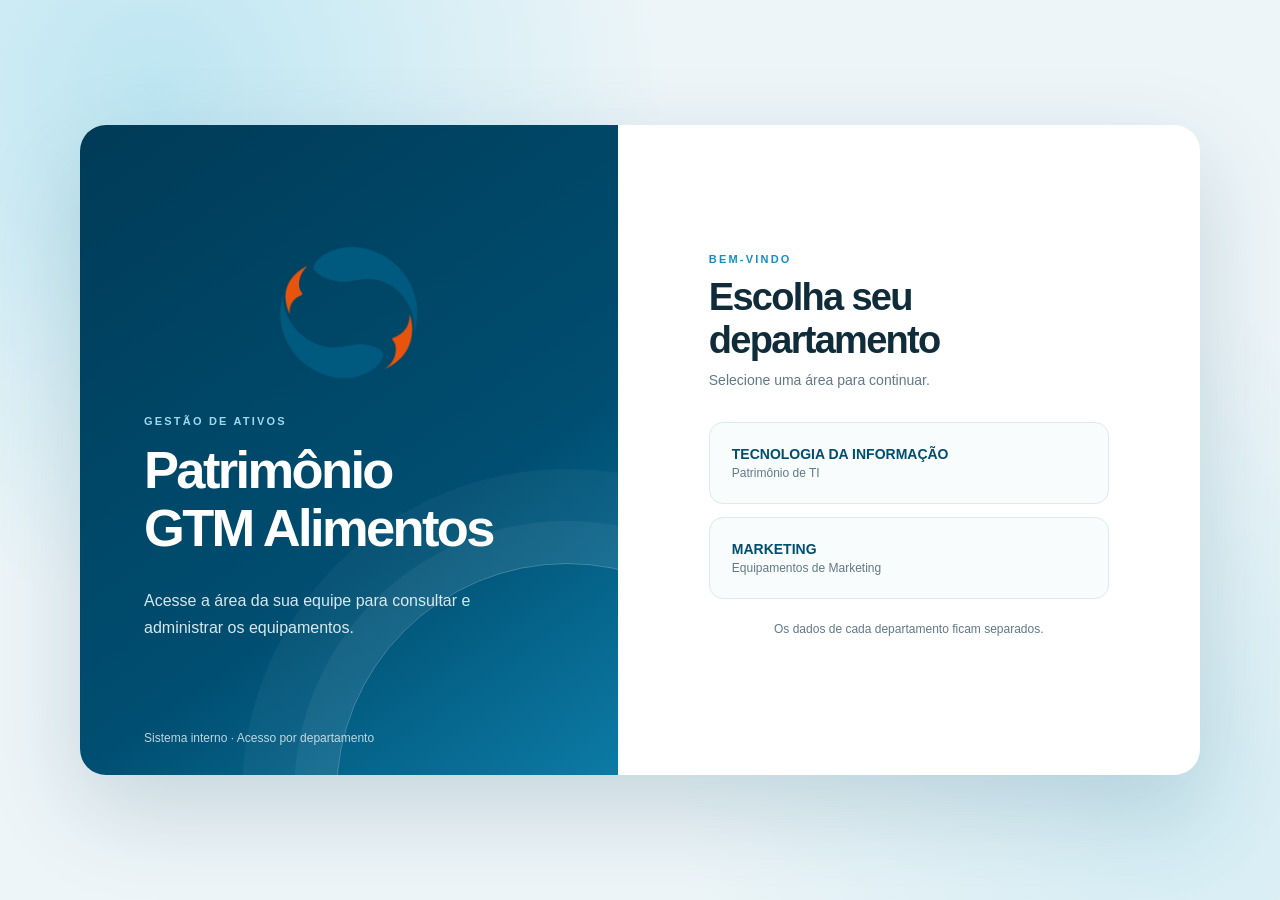
<file: frontend/login.html>
<!doctype html>
<html lang="pt-BR">

<head>
  <meta charset="utf-8">
  <meta name="viewport" content="width=device-width, initial-scale=1">
  <title>Acesso | Patrimônio GTM</title>
  <link rel="stylesheet" href="css/style.css">
</head>

<body class="login-page">
  <main class="login-shell">
    <section class="login-brand-panel">
      <img src="assets/icone-gtm.png" alt="GTM Alimentos">
      <span class="login-kicker">GESTÃO DE ATIVOS</span>
      <h1>Patrimônio<br>GTM Alimentos</h1>
      <p>Acesse a área da sua equipe para consultar e administrar os equipamentos.</p>
      <div class="login-brand-footer">Sistema interno · Acesso por departamento</div>
    </section>
    <section class="login-form-panel">
      <div class="login-form-wrap">
        <span class="login-kicker">BEM-VINDO</span>
        <h2 id="loginTitle">Escolha seu departamento</h2>
        <p id="loginDescription" class="login-description">Selecione uma área para continuar.</p>
        <div id="sectorStep" class="login-sector-options" aria-label="Departamento">
          <button type="button" class="login-sector" data-sector="TI">
            <span><strong>TECNOLOGIA DA INFORMAÇÃO</strong><small>Patrimônio de TI</small></span>
          </button>
          <button type="button" class="login-sector" data-sector="MARKETING">
            <span><strong>MARKETING</strong><small>Equipamentos de Marketing</small></span>
          </button>
        </div>
        <form id="loginForm" hidden novalidate>
          <button id="loginBack" class="login-back" type="button">← Trocar departamento</button>
          <label class="login-label" for="senha">Senha</label>
          <input id="senha" class="login-password" type="password" autocomplete="current-password"
            placeholder="Digite sua senha" aria-describedby="loginError" required>
          <p id="loginError" class="login-error" role="alert" hidden></p>
          <button id="loginSubmit" class="login-submit" type="submit">Entrar</button>
        </form>
        <p class="login-help">Os dados de cada departamento ficam separados.</p>
      </div>
    </section>
  </main>
  <script src="js/login.js"></script>
</body>

</html>
</file>
<file: frontend/css/style.css>
:root {
    --petroleo: #004e71;
    --azul: #1390c2;
    --ceu: #a4d7eb;
    --linha: #d6e1e5;
    --fundo: #f4f7f8;
    --texto: #142128;
    --mudo: #65777e;
    --ok: #1f8c66;
    --alerta: #d38727;
}

.login-page {
    min-height: 100vh;
    display: grid;
    place-items: center;
    padding: 32px;
    background: #edf2f3;
}

.login-shell {
    width: min(100%, 1040px);
    min-height: 610px;
    display: grid;
    grid-template-columns: 42% 58%;
    overflow: hidden;
    border-radius: 12px;
    background: #fff;
    box-shadow: 0 24px 70px #10374720;
}

.login-brand-panel {
    position: relative;
    display: flex;
    flex-direction: column;
    justify-content: center;
    padding: 54px;
    overflow: hidden;
    background: var(--petroleo);
    color: #fff;
}

.login-brand-panel::after {
    content: "";
    position: absolute;
    width: 360px;
    height: 360px;
    right: -190px;
    bottom: -180px;
    border: 1px solid #ffffff30;
    border-radius: 50%;
    box-shadow: 0 0 0 38px #ffffff0c, 0 0 0 78px #ffffff0a;
}

.login-brand-panel img {
    align-self: center;
    width: 120px;
    height: 120px;
    margin-bottom: 30px;
    object-fit: contain;
}

.login-kicker {
    color: var(--azul);
    font-size: 11px;
    font-weight: 700;
    letter-spacing: 1.5px;
}

.login-brand-panel .login-kicker {
    color: #9ed9ed;
}

.login-brand-panel h1 {
    margin: 14px 0;
    font-size: clamp(34px, 4vw, 48px);
    line-height: 1.1;
}

.login-brand-panel p {
    max-width: 300px;
    color: #d6e8ee;
    font-size: 15px;
    line-height: 1.7;
}

.login-brand-footer {
    position: absolute;
    bottom: 30px;
    color: #bed6df;
    font-size: 12px;
}

.login-form-panel {
    display: grid;
    place-items: center;
    padding: 52px;
}

.login-form-wrap {
    width: min(100%, 400px);
}

.login-form-wrap h2 {
    margin: 10px 0 8px;
    font-size: 29px;
}

.login-description,
.login-help {
    color: var(--mudo);
    line-height: 1.55;
}

.login-description {
    margin: 0 0 30px;
}

.login-label {
    display: block;
    margin: 22px 0 10px;
    font-size: 13px;
    font-weight: 700;
}

.login-sector-options {
    display: grid;
    gap: 10px;
}

.login-page [hidden] {
    display: none !important;
}

.login-back {
    min-height: 44px;
    padding: 0;
    border: 0;
    background: transparent;
    color: var(--petroleo);
    font: inherit;
    cursor: pointer;
}

.login-back:disabled {
    opacity: .6;
    cursor: wait;
}

.login-back:focus-visible,
.login-sector:focus-visible {
    outline: 2px solid var(--azul);
    outline-offset: 3px;
}

.login-sector:hover {
    border-color: var(--azul);
    background: #f2fafe;
}

.login-sector {
    display: flex;
    align-items: center;
    gap: 13px;
    width: 100%;
    min-height: 64px;
    padding: 12px;
    border: 1px solid var(--linha);
    border-radius: 6px;
    background: #fff;
    color: var(--texto);
    text-align: left;
    cursor: pointer;
}

.login-sector.selected {
    border-color: var(--azul);
    background: #f2fafe;
    box-shadow: 0 0 0 2px #1390c21c;
}

.login-sector strong,
.login-sector small {
    display: block;
}

.login-sector strong {
    font-size: 13px;
}

.login-sector small {
    margin-top: 4px;
    color: var(--mudo);
    font-size: 11px;
}

.login-password {
    width: 100%;
    min-height: 45px;
    padding: 0 13px;
    border: 1px solid var(--linha);
    border-radius: 5px;
    font: inherit;
}

.login-password:focus {
    outline: 2px solid #1390c240;
    border-color: var(--azul);
}

.login-submit {
    width: 100%;
    min-height: 46px;
    margin-top: 22px;
    border: 0;
    border-radius: 5px;
    background: var(--petroleo);
    color: #fff;
    font-weight: 700;
    cursor: pointer;
}

.login-submit:hover {
    background: #03618a;
}

.login-submit:disabled {
    opacity: .65;
    cursor: wait;
}

.login-error {
    margin: 12px 0 0;
    color: #b33b32;
    font-size: 13px;
}

.login-help {
    margin-top: 21px;
    font-size: 12px;
    text-align: center;
}

.logout-button {
    margin-left: 14px;
    padding: 7px 12px;
    border: 1px solid #ffffff70;
    border-radius: 4px;
    background: transparent;
    color: white;
    font: inherit;
    cursor: pointer;
}

.marketing-main {
    max-width: 1500px;
}

.marketing-summary {
    display: grid;
    grid-template-columns: repeat(3, minmax(0, 1fr));
    gap: 16px;
    margin-bottom: 18px;
}

.marketing-count-card {
    display: flex;
    align-items: center;
    justify-content: space-between;
    min-height: 88px;
    padding: 18px 22px;
}

.marketing-count-card span {
    color: var(--mudo);
    font-size: 11px;
    font-weight: 700;
    letter-spacing: .7px;
}

.marketing-count-card strong {
    color: var(--petroleo);
    font-size: 28px;
}

.marketing-form-panel,
.marketing-list-panel {
    padding: 22px;
    margin-bottom: 18px;
}

.marketing-form {
    display: grid;
    grid-template-columns: repeat(4, minmax(130px, 1fr));
    gap: 14px;
    align-items: end;
}

.marketing-form label {
    display: grid;
    gap: 7px;
    color: var(--mudo);
    font-size: 12px;
    font-weight: 700;
}

.marketing-form input,
.marketing-form select {
    width: 100%;
    min-height: 40px;
    padding: 0 10px;
    border: 1px solid var(--linha);
    border-radius: 4px;
    color: var(--texto);
    font: inherit;
}

.marketing-form .button {
    min-height: 40px;
}

.marketing-cancel {
    border: 0;
    background: transparent;
    color: var(--petroleo);
    font-weight: 700;
    cursor: pointer;
}

.marketing-message {
    margin: 14px 0 0;
    color: var(--ok);
    font-weight: 700;
}

.marketing-message.error {
    color: #b33b32;
}

.marketing-list-panel .equipment-header {
    gap: 18px;
}

.marketing-list-panel .search {
    max-width: 280px;
}

.marketing-table {
    width: 100%;
    border-collapse: collapse;
}

.marketing-table th,
.marketing-table td {
    padding: 12px 10px;
    border-bottom: 1px solid var(--linha);
    text-align: left;
}

.marketing-table th {
    color: var(--mudo);
    font-size: 10px;
    letter-spacing: .6px;
}

.marketing-actions {
    display: flex;
    gap: 8px;
}

.marketing-actions button {
    padding: 6px 9px;
    border: 1px solid var(--linha);
    border-radius: 4px;
    background: white;
    color: var(--petroleo);
    cursor: pointer;
}

.marketing-actions button:last-child {
    color: #a33a35;
}

.marketing-empty,
.marketing-side-note {
    padding: 18px;
    color: var(--mudo);
    font-size: 13px;
    line-height: 1.6;
}

.marketing-side-note {
    margin-top: 18px;
    border-top: 1px solid var(--linha);
}

@media (max-width: 800px) {
    .login-page {
        padding: 16px;
    }

    .login-shell {
        min-height: unset;
        grid-template-columns: 1fr;
    }

    .login-brand-panel {
        min-height: 210px;
        padding: 25px 28px;
    }

    .login-brand-panel img {
        width: 90px;
        height: 90px;
        margin-bottom: 18px;
    }

    .login-brand-panel h1 {
        margin: 8px 0;
        font-size: 30px;
    }

    .login-brand-panel p,
    .login-brand-footer {
        display: none;
    }

    .login-form-panel {
        padding: 30px 24px;
    }

    .marketing-summary {
        grid-template-columns: 1fr;
        gap: 10px;
    }

    .marketing-count-card {
        min-height: 68px;
    }

    .marketing-form {
        grid-template-columns: repeat(2, minmax(0, 1fr));
    }

    .marketing-list-panel .equipment-header {
        align-items: stretch;
        flex-direction: column;
    }

    .marketing-list-panel .search {
        max-width: none;
    }

    .marketing-table thead {
        display: none;
    }

    .marketing-table,
    .marketing-table tbody,
    .marketing-table tr,
    .marketing-table td {
        display: block;
        width: 100%;
    }

    .marketing-table tr {
        padding: 10px 0;
        border-bottom: 1px solid var(--linha);
    }

    .marketing-table td {
        display: flex;
        justify-content: space-between;
        gap: 16px;
        padding: 7px 2px;
        border: 0;
        text-align: right;
    }

    .marketing-table td::before {
        content: attr(data-label);
        color: var(--mudo);
        font-size: 10px;
        font-weight: 700;
        text-align: left;
    }

    .marketing-actions {
        justify-content: flex-end;
    }
}


* {
    box-sizing: border-box;
}

body {
    margin: 0;
    background: #e9eff1;
    color: var(--texto);
    font: 14px Arial, Helvetica, sans-serif;
}

.app {
    width: 100%;
    min-height: 100vh;
    min-height: 100dvh;
    margin: 0;
    background: var(--fundo);
    display: grid;
    grid-template-columns: 300px minmax(0, 1fr);
    grid-template-rows: 78px 1fr;
}

.top {
    grid-column: 1 / -1;
    height: 78px;
    padding: 0 32px;
    display: flex;
    align-items: center;
    gap: 16px;
    background: var(--petroleo);
    color: #fff;
}

.top img {
    width: 44px;
    height: 44px;
    object-fit: contain;
}

.brand {
    font-size: 22px;
    font-weight: 700;
    letter-spacing: .3px;
}

.brand small {
    display: block;
    margin-top: 4px;
    font-size: 10px;
    font-weight: 400;
    letter-spacing: 1.2px;
}

.user {
    margin-left: auto;
    font-size: 13px;
}

.side {
    padding: 30px 18px;
    background: #fff;
    border-right: 1px solid var(--linha);
}

.side h3 {
    margin: 0 12px 12px;
    color: var(--mudo);
    font-size: 11px;
    letter-spacing: 1.2px;
}

.nav {
    display: block;
    margin: 4px 0;
    padding: 15px 16px;
    border-radius: 4px;
    font-size: 15px;
    font-weight: 700;
}

.nav.active {
    background: var(--petroleo);
    color: #fff;
}

.main {
    min-width: 0;
    padding: 30px 36px;
}

.eyebrow {
    color: var(--azul);
    font-size: 11px;
    font-weight: 700;
    letter-spacing: 1.4px;
}

.title {
    margin: 7px 0 6px;
    font-size: 30px;
    font-weight: 700;
}

.sub {
    margin: 0 0 25px;
    color: var(--mudo);
}

.bar {
    display: flex;
    align-items: center;
    gap: 12px;
    margin-bottom: 20px;
}

.search,
.select {
    height: 40px;
    padding: 0 12px;
    border: 1px solid #bfcfd4;
    background: #fff;
    color: #6b7b80;
}

.search {
    width: 330px;
}

.select {
    min-width: 150px;
}

.button {
    height: 40px;
    margin-left: auto;
    padding: 0 18px;
    border: 0;
    background: var(--azul);
    color: #fff;
    font-weight: 700;
}

.panel {
    min-width: 0;
    padding: 20px;
    background: #fff;
    border: 1px solid var(--linha);
}

.kpis {
    display: grid;
    grid-template-columns: repeat(4, 1fr);
    gap: 14px;
    margin-bottom: 20px;
}

.kpi {
    padding: 16px;
    background: #fff;
    border-left: 4px solid var(--azul);
}

.kpi strong {
    display: block;
    margin-bottom: 5px;
    font-size: 28px;
}

.kpi span {
    color: var(--mudo);
    font-size: 12px;
}


.table-container {
    width: 100%;
    min-width: 0;
    overflow-x: auto;
}

th {
    padding: 13px;
    border-bottom: 1px solid var(--linha);
    color: var(--mudo);
    font-size: 11px;
    letter-spacing: .6px;
    text-align: left;
}

td {
    padding: 15px 13px;
    border-bottom: 1px solid #ebf0f2;
}

td:last-child {
    white-space: nowrap;
}

td:last-child .action-menu {
    display: inline-flex;
    align-items: center;
    justify-content: center;
    margin: 0 3px;
    vertical-align: middle;
}

.tag {
    display: inline-block;
    padding: 5px 8px;
    font-size: 11px;
    font-weight: 700;
}

.use {
    background: #daf2e7;
    color: #0a6549;
}

.stock {
    background: #e0f2fa;
    color: #06648a;
}

.maint {
    background: #fff1d8;
    color: #86510c;
}

.tag.low {
    background: #fde8e8;
    color: #a61b29;
}

.split {
    display: grid;
    grid-template-columns: 1.05fr .95fr;
    gap: 22px;
}

.section-title {
    margin: 0 0 16px;
    font-size: 17px;
    font-weight: 700;
}

.acquisition-title {
    margin-top: 28px;
}

.form,
.form-transferencia {
    display: grid;
    grid-template-columns: 1fr 1fr;
    gap: 15px;
}

.form-transferencia {
    margin-top: 20px;
}

.field label {
    display: block;
    margin-bottom: 6px;
    color: #566971;
    font-size: 11px;
    font-weight: 700;
}

.field input,
.field textarea,
.field select,
.form-transferencia input,
.form-transferencia select,
#novoResponsavel,
#novoEmailResponsavel,
#novoNumeroResponsavel,
#novoStatus {
    width: 100%;
    height: 40px;
    padding: 0 11px;
    border: 1px solid #bfcfd4;
    background: #fff;
    color: var(--texto);
    font: 14px Arial, Helvetica, sans-serif;
}

.field textarea {
    min-height: 80px;
    padding: 11px;
    resize: vertical;
}

.field input:focus,
.field textarea:focus,
.field select:focus,
.form-transferencia input:focus,
.form-transferencia select:focus,
#novoResponsavel:focus,
#novoEmailResponsavel:focus,
#novoNumeroResponsavel:focus,
#novoStatus:focus {
    outline: none;
    border-color: var(--azul);
}

#novoResponsavel,
#novoEmailResponsavel,
#novoNumeroResponsavel {
    cursor: text;
}

#novoStatus {
    padding: 0 12px;
    cursor: pointer;
}

.field div {
    height: 40px;
    padding: 11px;
    border: 1px solid #bfcfd4;
    background: #fff;
}

.wide,
.tipo-form {
    grid-column: 1 / -1;
}

.history {
    border-left: 2px solid var(--ceu);
    padding-left: 18px;
}

.event {
    position: relative;
    padding-bottom: 20px;
}

.event:before {
    content: "";
    position: absolute;
    left: -24px;
    top: 3px;
    width: 10px;
    height: 10px;
    background: var(--azul);
    border-radius: 50%;
}

.event strong {
    display: block;
    font-size: 13px;
}

.event span {
    color: var(--mudo);
    font-size: 12px;
}

.signature {
    margin-top: 16px;
    padding: 14px;
    background: #f7fbfc;
    border: 1px solid var(--linha);
}

.signature strong {
    display: block;
    margin-bottom: 5px;
}

.actions {
    display: flex;
    align-items: center;
    gap: 6px;
}

.action {
    height: 32px;
    padding: 0 9px;
    border: 1px solid var(--linha);
    background: #fff;
    font-size: 11px;
    font-weight: 700;
    cursor: pointer;
    white-space: nowrap;
}

.action:hover,
.action-menu:hover,
.modal-btn:hover,
.btn-cancelar:hover {
    background: #f4f7f8;
}

.action.edit {
    background: #004e71;
    color: var(--azul);
    font-size: large;
}

.action.history {
    background: #a4d7eb;
    color: var(--petroleo);
    font-size: large;
}

.action.delete {
    background: #b43c3c;
    color: #b43c3c;
    font-size: large;
}

.modal-overlay,
.modal-sucesso {
    display: none;
    position: fixed;
    inset: 0;
    justify-content: center;
    align-items: center;
    background: rgba(20, 33, 40, .45);
    z-index: 1000;
}

.modal-overlay.active {
    display: flex;
}

.modal {
    width: 390px;
    background: #fff;
    border: 1px solid var(--linha);
    box-shadow: 0 10px 35px rgba(0, 0, 0, .18);
}

.modal-header {
    display: flex;
    align-items: center;
    justify-content: space-between;
    padding: 18px 20px;
    border-bottom: 1px solid var(--linha);
}

.modal-header h2 {
    margin: 0;
    color: var(--texto);
    font-size: 17px;
}

.modal-fechar {
    border: 0;
    background: transparent;
    color: var(--mudo);
    font-size: 25px;
    line-height: 1;
    cursor: pointer;
}



.modal-fechar:hover {
    color: var(--texto);
}

.modal-equipamento {
    padding: 16px 20px;
    background: #f7fbfc;
    border-bottom: 1px solid var(--linha);
}

.modal-equipamento strong {
    display: block;
    margin-bottom: 5px;
    font-size: 14px;
}

.modal-equipamento span {
    color: var(--mudo);
    font-size: 12px;
}

.modal-acoes {
    padding: 14px;
}

.modal-btn {
    width: 100%;
    height: 45px;
    display: flex;
    align-items: center;
    gap: 12px;
    margin-bottom: 8px;
    padding: 0 14px;
    border: 1px solid var(--linha);
    background: #fff;
    color: var(--texto);
    font-size: 13px;
    font-weight: 700;
    text-align: left;
    cursor: pointer;
}

.modal-btn:last-child {
    margin-bottom: 0;
}

.modal-btn span {
    width: 22px;
    font-size: 15px;
    text-align: center;
}

.action-menu {
    width: 32px;
    height: 32px;
    display: flex;
    align-items: center;
    justify-content: center;
    border: 1px solid var(--linha);
    background: #fff;
    color: var(--texto);
    font-size: 20px;
    line-height: 20px;
    cursor: pointer;
}

.confirmar-modal {
    width: 420px;
    background: #fff;
    border: 1px solid var(--linha);
    box-shadow: 0 10px 35px rgba(0, 0, 0, .18);
}

.confirmar-conteudo {
    padding: 25px 22px;
}

.confirmar-conteudo h2 {
    margin: 0 0 10px;
    font-size: 18px;
}

.confirmar-conteudo p {
    margin: 0;
    color: var(--mudo);
    line-height: 1.5;
}

.confirmar-acoes {
    display: flex;
    justify-content: flex-end;
    gap: 10px;
    padding: 15px 22px;
    border-top: 1px solid var(--linha);
}

.btn-cancelar,
.btn-apagar {
    height: 40px;
    padding: 0 18px;
    font-weight: 700;
    cursor: pointer;
}

.btn-cancelar {
    border: 1px solid var(--linha);
    background: #fff;
    color: var(--texto);
}

.btn-apagar {
    border: 0;
    background: #b43c3c;
    color: #fff;
}

.btn-apagar:hover {
    background: #963333;
}

.modal-sucesso {
    background: rgba(0, 0, 0, .45);
    z-index: 200;
}

.modal-sucesso-conteudo {
    width: 380px;
    padding: 30px;
    background: #fff;
    border-radius: 14px;
    box-shadow: 0 15px 40px rgba(0, 0, 0, .2);
    text-align: center;
}

.modal-sucesso-conteudo h2 {
    margin: 0 0 10px;
    color: #1f3b64;
}

.modal-sucesso-conteudo p {
    margin: 0 0 25px;
    color: #555;
    font-size: 15px;
}

#okSucesso {
    width: 100%;
    height: 45px;
    border: 0;
    border-radius: 8px;
    background: #2864e8;
    color: #fff;
    font-weight: bold;
    cursor: pointer;
}

#okSucesso:hover {
    background: #1f55ca;
}

.transferencia-info {
    margin-top: 25px;
    padding: 14px;
    background: #f7fbfc;
    border: 1px solid var(--linha);
}

.transferencia-info strong {
    display: block;
    margin-bottom: 5px;
    font-size: 13px;
}

.transferencia-info span {
    color: var(--mudo);
    font-size: 12px;
}

.transferencia-acoes {
    display: flex;
    justify-content: flex-end;
    gap: 10px;
    margin-top: 25px;
}

.transferencia-acoes .button {
    margin-left: 0;
}

.modal-informacoes {
    width: 90%;
    max-width: 900px;
    max-height: 90vh;
    overflow-y: auto;
    padding: 25px;
    background: #fff;
    border-radius: 12px;
}

.modal-informacoes-header {
    display: flex;
    align-items: center;
    justify-content: space-between;
    margin-bottom: 20px;
}

.modal-informacoes-header h2 {
    margin: 0;
}

.fechar-modal {
    border: 0;
    background: transparent;
    font-size: 28px;
    cursor: pointer;
}


.info-secao {
    margin-bottom: 15px;
    padding: 18px;
    border: 1px solid #e5e5e5;
    border-radius: 10px;
}

.info-secao h4 {
    margin: 0 0 15px;
}

.info-secao p {
    margin: 8px 0;
}

.modal-informacoes-footer {
    display: flex;
    justify-content: flex-end;
    margin-top: 20px;
}

.btn-fechar-modal {
    height: 40px;
    padding: 0 18px;
    border: 1px solid var(--linha);
    background: #fff;
    color: var(--texto);
    font-weight: 700;
    cursor: pointer;
}

.btn-fechar-modal:hover {
    background: #f4f7f8;
}

.modal-historico {
    width: 650px;
    max-height: 80vh;
    display: flex;
    flex-direction: column;
}

#modalHistoricoConteudo {
    padding: 20px;
    overflow-y: auto;
}

.historico-item {
    position: relative;
    border: 1px solid var(--linha);
    background: #fff;
    margin-bottom: 12px;
}

.historico-item:last-child {
    margin-bottom: 0;
}

.historico-cabecalho {
    display: flex;
    justify-content: space-between;
    align-items: center;
    padding: 15px 16px;
    cursor: pointer;
}

.historico-cabecalho:hover {
    background: #f7fbfc;
}

.historico-resumo {
    display: flex;
    align-items: center;
    gap: 12px;
    flex-wrap: wrap;
}

.historico-resumo strong {
    display: block;
    font-size: 14px;
    margin: 0;
}

.historico-resumo>span:last-child {
    color: var(--mudo);
    font-size: 12px;
}

.historico-status {
    display: inline-flex !important;
    align-items: center;
    gap: 7px;
    color: var(--texto) !important;
    font-size: 12px !important;
    font-weight: 700;
}

.historico-status span {
    color: var(--mudo) !important;
    font-weight: 700;
}

.historico-controles {
    display: flex;
    align-items: center;
    gap: 8px;
}

.historico-menu {
    border: 0;
    background: transparent;
    color: var(--mudo);
    font-size: 22px;
    line-height: 20px;
    cursor: pointer;
    padding: 0 4px;
}

.historico-menu:hover {
    color: var(--texto);
}

.historico-expandir {
    border: 0;
    background: transparent;
    color: var(--mudo);
    font-size: 20px;
    line-height: 20px;
    cursor: pointer;
    padding: 0 4px;
    transition: transform .15s ease;
}

.historico-expandir:hover {
    color: var(--texto);
}

.historico-expandir.aberto {
    transform: rotate(180deg);
}

.historico-menu-opcoes {
    display: none;
    position: absolute;
    right: 48px;
    top: 43px;
    background: #fff;
    border: 1px solid var(--linha);
    box-shadow: 0 5px 15px rgba(0, 0, 0, 0.12);
    z-index: 10;
}

.historico-menu-opcoes button {
    border: 0;
    background: #fff;
    color: #b43c3c;
    padding: 10px 16px;
    font-size: 12px;
    font-weight: 700;
    cursor: pointer;
}

.historico-menu-opcoes button:hover {
    background: #f4f7f8;
}

.historico-detalhes {
    display: none;
    padding: 0 16px 16px;
    border-top: 1px solid var(--linha);
}

.historico-detalhes.aberto {
    display: block;
}

.historico-alteracao {
    margin-top: 14px;
}

.historico-alteracao strong {
    display: block;
    font-size: 11px;
    color: var(--mudo);
    text-transform: uppercase;
    letter-spacing: .5px;
    margin-bottom: 5px;
}

.historico-mudanca {
    display: flex;
    align-items: center;
    gap: 9px;
    font-size: 13px;
}

.historico-mudanca span {
    background: #f4f7f8;
    border: 1px solid var(--linha);
    padding: 6px 9px;
}

.historico-mudanca .historico-seta {
    border: 0;
    background: transparent;
    padding: 0;
    color: var(--mudo);
    font-weight: 700;
}

.historico-vazio {
    text-align: center;
    padding: 35px 20px;
    color: var(--mudo);
    font-size: 13px;
}

#confirmarExcluirHistorico {
    z-index: 1100;
}

.btn-fechar-modal {
    height: 40px;
    padding: 0 18px;
    border: 1px solid var(--linha);
    background: #fff;
    color: var(--texto);
    font-weight: 700;
    cursor: pointer;
}

.btn-fechar-modal:hover {
    background: #f4f7f8;
}

.toolbar {
    display: flex;
    align-items: center;
    gap: 8px;
    margin-bottom: 0;
}

.toolbar input,
.toolbar select {
    height: 36px;
    box-sizing: border-box;
    border: 1px solid var(--linha);
    border-radius: 4px;
    background: #ffffff;
    color: var(--texto);
    font-family: inherit;
    font-size: 13px;
    outline: none;
}

.toolbar input {
    width: 310px;
    padding: 0 12px;
}

.toolbar select {
    min-width: 145px;
    padding: 0 32px 0 12px;
    cursor: pointer;
}

.toolbar input::placeholder {
    color: #8a999f;
}

.toolbar input:focus,
.toolbar select:focus {
    border-color: var(--azul);
    box-shadow: 0 0 0 2px rgba(19, 144, 194, 0.12);
}

.toolbar select:hover,
.toolbar input:hover {
    border-color: #aebfc6;
}

.modal-overlay {
    display: none;
    position: fixed;
    inset: 0;
    background: rgba(0, 0, 0, 0.45);
    align-items: center;
    justify-content: center;
    z-index: 9999;
    padding: 30px;
}

.modal-overlay.aberto {
    display: flex;
}

.modal-informacoes {
    width: min(900px, 100%);
    max-height: 90vh;
    overflow-y: auto;
    background: #fff;
    border-radius: 10px;
    box-shadow: 0 20px 60px rgba(0, 0, 0, 0.25);
}

.modal-informacoes-header {
    display: flex;
    align-items: center;
    justify-content: space-between;
    padding: 20px 24px;
    border-bottom: 1px solid var(--linha);
}

.modal-informacoes-header h2 {
    margin: 0;
    font-size: 20px;
    color: var(--texto);
}

.fechar-modal {
    border: 0;
    background: transparent;
    font-size: 28px;
    line-height: 1;
    cursor: pointer;
    color: var(--mudo);
}

.modal-informacoes-conteudo {
    padding: 24px;
}

.info-section-title {
    font-size: 13px;
    font-weight: 700;
    color: var(--petroleo);
    text-transform: uppercase;
    letter-spacing: 0.5px;
    padding-bottom: 10px;
    margin-bottom: 14px;
    border-bottom: 1px solid var(--linha);
}

.info-section-title:not(:first-child) {
    margin-top: 26px;
}

.info-grid {
    display: grid;
    grid-template-columns: repeat(2, minmax(0, 1fr));
    gap: 14px;
}

.info-item {
    display: flex;
    flex-direction: column;
    gap: 5px;
    min-width: 0;
}

.info-label {
    font-size: 12px;
    color: var(--texto);
    font-weight: 700;
}

.info-value {
    font-size: 14px;
    color: var(--texto);
    font-weight: 500;
    word-break: break-word;
}

.info-observacoes {
    margin-top: 14px;
}

.info-observacoes-texto {
    margin-top: 6px;
    padding: 12px;
    border: 1px solid var(--linha);
    border-radius: 6px;
    color: var(--texto);
    font-size: 14px;
    line-height: 1.5;
    white-space: pre-wrap;
}

.modal-informacoes-footer {
    display: flex;
    justify-content: flex-end;
    padding: 16px 24px;
    border-top: 1px solid var(--linha);
}

.btn-fechar-modal {
    height: 38px;
    padding: 0 18px;
    border: 0;
    border-radius: 5px;
    background: var(--petroleo);
    color: #fff;
    font-weight: 600;
    cursor: pointer;
}

@media (max-width: 700px) {

    .modal-overlay {
        padding: 15px;
    }

    .info-grid {
        grid-template-columns: 1fr;
    }

    .modal-informacoes {
        max-height: 95vh;
    }

}

.movimentacao-container {
    max-width: 1100px;
}

.movimentacao-form {
    background: #fff;
    border: 1px solid var(--linha);
    padding: 24px;
}

.form-section {
    margin-bottom: 28px;
}

.form-section h3 {
    margin: 0 0 18px 0;
    color: var(--petroleo);
    font-size: 16px;
}

.form-grid {
    display: grid;
    grid-template-columns: repeat(2, minmax(0, 1fr));
    gap: 16px;
}

.form-actions {
    display: flex;
    justify-content: flex-end;
    gap: 12px;
    margin-top: 24px;
}

.form-group {
    display: flex;
    flex-direction: column;
    gap: 6px;
}

.form-group.full {
    grid-column: 1 / -1;
}

.form-group label {
    font-size: 12px;
    font-weight: 700;
    color: var(--texto);
}

.form-group input,
.form-group select,
.form-group textarea {
    width: 100%;
    box-sizing: border-box;
    min-height: 40px;
    border: 1px solid #bfcfd4;
    background: #fff;
    color: var(--texto);
    padding: 9px 12px;
    font-family: inherit;
    font-size: 14px;
}

.form-group textarea {
    min-height: 90px;
    resize: vertical;
}

.equipamento-selecionado {
    background: #f4f7f8;
    border: 1px solid var(--linha);
    padding: 16px;
    margin-top: 16px;
    display: none;
}

.equipamento-selecionado.aberto {
    display: block;
}

.equipamento-selecionado strong {
    color: var(--petroleo);
}

.equipamento-detalhes {
    display: grid;
    grid-template-columns: repeat(4, 1fr);
    gap: 12px;
    margin-top: 12px;
}

.equipamento-detalhe {
    background: #fff;
    border: 1px solid var(--linha);
    padding: 10px;
}

.equipamento-detalhe span {
    display: block;
    font-size: 11px;
    color: var(--mudo);
    margin-bottom: 4px;
}

.equipamento-detalhe strong {
    font-size: 13px;
    color: var(--texto);
}

.acoes-form {
    display: flex;
    justify-content: flex-end;
    gap: 10px;
    margin-top: 20px;
}

.btn-salvar-movimento {
    background: var(--petroleo);
    color: #fff;
    border: 0;
    padding: 11px 22px;
    cursor: pointer;
    font-weight: 700;
}

.btn-limpar {
    background: #fff;
    color: var(--texto);
    border: 1px solid #bfcfd4;
    padding: 11px 22px;
    cursor: pointer;
    font-weight: 700;
}

.campo-opcional {
    color: var(--mudo);
    font-size: 11px;
    font-weight: 400;
}

@media (max-width: 900px) {

    .form-grid {
        grid-template-columns: 1fr;
    }

    .form-group.full {
        grid-column: auto;
    }

    .equipamento-detalhes {
        grid-template-columns: repeat(2, 1fr);
    }

}

.modal-historico {
    width: 720px;
    max-width: 92%;
}

.modal-historico-conteudo {
    padding: 24px 30px;
    max-height: 65vh;
    overflow-y: auto;
}

.historico-card {
    border: 1px solid #d5dfe5;
    background: #ffffff;
    margin-bottom: 14px;
    cursor: pointer;
}

.historico-card-header {
    min-height: 56px;
    padding: 0 18px;
    display: flex;
    align-items: center;
    justify-content: space-between;
}

.historico-resumo {
    display: flex;
    align-items: center;
    gap: 14px;
    flex-wrap: wrap;
}

.historico-resumo strong {
    font-size: 15px;
    color: #172b38;
}

.historico-resumo span {
    font-size: 14px;
    color: #172b38;
}

.historico-resumo small {
    font-size: 13px;
    color: #61717c;
}

.historico-seta {
    font-size: 22px;
    color: #527080;
    transition: transform 0.2s;
}

.historico-card:has(.historico-detalhes.aberto) .historico-seta {
    transform: rotate(180deg);
}

.historico-detalhes {
    display: none;
    border-top: 1px solid #d5dfe5;
    padding: 18px 20px;
}

.historico-detalhes.aberto {
    display: block;
}

.historico-campo {
    margin-bottom: 18px;
}

.historico-campo:last-child {
    margin-bottom: 0;
}

.historico-campo>span {
    display: block;
    font-size: 12px;
    font-weight: 600;
    color: #647782;
    margin-bottom: 7px;
}

.historico-campo>strong {
    display: inline-block;
    background: #f1f5f7;
    border: 1px solid #d5dfe5;
    padding: 7px 10px;
    font-size: 14px;
    font-weight: 500;
    color: #263b47;
}

.historico-campo>div {
    display: flex;
    align-items: center;
    gap: 10px;
    flex-wrap: wrap;
}

.historico-campo b {
    background: #f1f5f7;
    border: 1px solid #d5dfe5;
    padding: 7px 10px;
    font-size: 14px;
    font-weight: 500;
    color: #263b47;
}

.historico-seta-campo {
    color: #61717c;
    font-size: 18px;
}

.historico-vazio {
    text-align: center;
    padding: 40px 20px;
    color: #647782;
}

.grupo-dinamico {
    display: none;
}

.grupo-dinamico.ativo {
    display: block;
}

.historico-menu {
    border: 0;
    background: transparent;
    color: #64748b;
    font-size: 22px;
    line-height: 1;
    padding: 2px 6px;
    cursor: pointer;
}

.historico-menu:hover {
    color: #17212b;
}

.menu-historico {
    width: 100px;
    background: #fff;
    border: 1px solid #d5dee5;
    box-shadow: 0 8px 20px rgba(0, 0, 0, .12);
    z-index: 1200;
}

.menu-historico button {
    width: 100%;
    border: 0;
    background: #fff;
    color: #b43c3c;
    padding: 10px 12px;
    text-align: left;
    font-size: 12px;
    font-weight: 700;
    cursor: pointer;
}

.menu-historico button:hover {
    background: #f8fafc;
}


#modalHistorico .modal-informacoes {
    width: min(840px, 92vw);
    max-height: 82vh;
    overflow: hidden;
}

#modalHistorico .modal-informacoes-conteudo {
    max-height: 58vh;
    overflow-y: auto;
    padding: 18px 24px;
}

#modalHistorico .historico-item {
    overflow: visible;
    border-radius: 12px;
    box-shadow: 0 4px 14px rgba(12, 48, 65, .06);
}

#modalHistorico .historico-cabecalho {
    min-height: 64px;
    padding: 14px 18px;
}

#modalHistorico .historico-resumo {
    column-gap: 10px;
    row-gap: 6px;
}

#modalHistorico .historico-resumo strong {
    font-size: 14px;
    color: var(--petroleo);
}

#modalHistorico .historico-resumo small {
    font-size: 11px;
    white-space: nowrap;
}

#modalHistorico .historico-status {
    padding: 5px 9px;
    border-radius: 999px;
    background: #eaf3f7;
    color: #235a72 !important;
    font-size: 11px !important;
}

#modalHistorico .historico-detalhes {
    grid-template-columns: repeat(2, minmax(0, 1fr));
    gap: 12px;
    padding: 18px;
    background: #f4f8fa;
}

#modalHistorico .historico-campo {
    min-width: 0;
    margin: 0;
    padding: 14px;
    border: 1px solid #dce7ec;
    border-radius: 10px;
    background: #fff;
}

#modalHistorico .historico-campo:has(.historico-motivo) {
    grid-column: 1 / -1;
}

#modalHistorico .historico-label {
    display: block;
    margin-bottom: 10px;
    color: #496878;
    font-size: 11px;
}

#modalHistorico .historico-valores {
    gap: 7px;
    flex-wrap: nowrap;
    overflow-x: auto;
    max-width: 100%;
}

#modalHistorico .historico-valor {
    flex: 0 0 auto;
    border-radius: 6px;
    padding: 7px 9px;
    font-size: 12px;
    white-space: nowrap;
}

#modalHistorico .historico-valor-anterior {
    background: #f1f4f5;
    color: #576b75;
}

#modalHistorico .historico-valor-novo {
    border-color: #bad9e6;
    background: #e9f5fa;
    color: #074a67;
    font-weight: 700;
}

#modalHistorico .historico-seta {
    flex: none;
    font-size: 16px;
}

@media (max-width: 700px) {
    #modalHistorico .historico-detalhes {
        grid-template-columns: minmax(0, 1fr);
        padding: 12px;
    }
}

html.dark-mode #modalHistorico .historico-item,
html.dark-mode #modalHistorico .historico-campo {
    background: #1d303b;
    border-color: var(--linha);
}

html.dark-mode #modalHistorico .historico-detalhes {
    background: #172833;
}

html.dark-mode #modalHistorico .historico-status,
html.dark-mode #modalHistorico .historico-valor-novo {
    background: #184a61;
    border-color: #326b83;
    color: #c2ebff !important;
}

html.dark-mode #modalHistorico .historico-valor-anterior {
    background: #263b46;
    border-color: var(--linha);
    color: #b7c8d0;
}

html.dark-mode #modalHistorico .historico-resumo strong,
html.dark-mode #modalHistorico .historico-label {
    color: #b5ddea;
}

.historico-item {
    border: 1px solid #d5dee5;
    margin-bottom: 12px;
    background: #fff;
}

.historico-cabecalho {
    min-height: 56px;
    display: flex;
    align-items: center;
    justify-content: space-between;
    gap: 16px;
    padding: 12px 16px;
    cursor: pointer;
}

.historico-item-cadastro .historico-cabecalho {
    cursor: default;
}

.historico-item-cadastro .historico-cabecalho:hover {
    background: inherit;
}

.historico-resumo {
    display: flex;
    align-items: center;
    gap: 12px;
    flex-wrap: wrap;
    color: #174f6b;
}

.historico-resumo strong {
    color: #17212b;
}

.historico-resumo small {
    color: #64748b;
}

.historico-acoes {
    display: flex;
    align-items: center;
    gap: 12px;
    color: #64748b;
    font-size: 20px;
    flex-shrink: 0;
}

.historico-detalhes {
    border-top: 1px solid #d5dee5;
    padding: 16px 18px 18px;
    background: #fafcfd;
}

.historico-campo {
    margin-bottom: 16px;
}

.historico-campo:last-child {
    margin-bottom: 0;
}

.historico-label {
    font-size: 12px;
    font-weight: 700;
    color: #64748b;
    margin-bottom: 7px;
    letter-spacing: .04em;
}

.historico-valores {
    display: flex;
    align-items: center;
    gap: 10px;
    flex-wrap: wrap;
}

.historico-valor,
.historico-motivo {
    display: inline-block;
    border: 1px solid #d5dee5;
    background: #f8fafc;
    padding: 7px 10px;
    color: #334155;
}

.historico-seta {
    color: #64748b;
    font-size: 18px;
}

.historico-vazio {
    padding: 32px 20px;
    text-align: center;
    color: #64748b;
}

.historico-menu-container {
    position: relative;
    display: flex;
    align-items: center;
}


.historico-menu {
    border: 0;
    background: transparent;
    color: var(--mudo);
    font-size: 22px;
    line-height: 20px;
    cursor: pointer;
    padding: 0 4px;
}


.historico-menu:hover {
    color: var(--texto);
}


.historico-menu-opcoes {
    display: none;
    position: absolute;
    right: 0;
    top: 28px;
    width: 100px;
    background: #fff;
    border: 1px solid var(--linha);
    box-shadow: 0 5px 15px rgba(0, 0, 0, 0.12);
    z-index: 9999;
}


.historico-menu-opcoes button {
    width: 100%;
    border: 0;
    background: #fff;
    color: #b43c3c;
    padding: 10px 16px;
    font-size: 12px;
    font-weight: 700;
    cursor: pointer;
    text-align: left;
}


.historico-menu-opcoes button:hover {
    background: #f4f7f8;
}

#modalConfirmarExcluirHistorico {
    z-index: 1200 !important;
}

#modalAcoes {
    z-index: 1000;
}

#modalInformacoes {
    z-index: 900;
}

#modalAcoes {
    z-index: 9999;
}

#confirmarExcluirHistorico {
    z-index: 20000 !important;
}

#modalErro {
    display: none;
    position: fixed;
    inset: 0;

    width: 100%;
    height: 100%;

    background: rgba(0, 0, 0, 0.45);

    align-items: center;
    justify-content: center;

    z-index: 99999;
}

#modalErro .modal-conteudo {
    width: 420px;
    max-width: calc(100% - 40px);

    background: #ffffff;

    border-radius: 12px;

    padding: 30px;

    box-sizing: border-box;

    text-align: center;

    box-shadow:
        0 10px 30px rgba(0, 0, 0, 0.25);

    animation: aparecerModal 0.2s ease-out;
}

#modalErro h2 {
    margin: 0 0 15px 0;

    font-size: 22px;

    color: #333333;
}

#modalErro #mensagemErro {
    margin: 0 0 25px 0;

    font-size: 15px;

    line-height: 1.5;

    color: #555555;
}

#modalErro #okErro {
    border: none;

    padding: 10px 30px;

    border-radius: 7px;

    background: #333333;

    color: #ffffff;

    font-size: 14px;

    cursor: pointer;
}

#modalErro #okErro:hover {
    opacity: 0.9;
}


@keyframes aparecerModal {

    from {
        opacity: 0;
        transform: scale(0.95);
    }

    to {
        opacity: 1;
        transform: scale(1);
    }

}

.btn-fechar-modal:hover {
    background: #f4f7f8;
}

.nome-usuario {
    cursor: pointer;
    font-size: 11px;
}

.nome-usuario:hover {
    text-decoration: underline;
}

#modalPerfil {
    display: none;
    position: fixed;
    inset: 0;
    width: 100%;
    height: 100%;
    background: rgba(0, 0, 0, 0.45);
    align-items: center;
    justify-content: center;
    z-index: 99999;
}

.modal-perfil-conteudo {
    position: relative;
    width: 420px;
    max-width: calc(100% - 40px);
    background: #ffffff;
    border-radius: 12px;
    padding: 30px;
    box-sizing: border-box;
    box-shadow: 0 10px 30px rgba(0, 0, 0, 0.25);
}

.modal-perfil-conteudo h2 {
    margin: 0 0 10px;
    font-size: 22px;
    color: #333333;
}

.modal-perfil-conteudo p {
    margin: 0 0 20px;
    color: #666666;
}

.perfil-info {
    display: flex;
    justify-content: space-between;
    gap: 20px;
    padding: 12px 0;
    border-bottom: 1px solid #eeeeee;
}

.fechar-modal {
    position: absolute;
    top: 10px;
    right: 15px;
    border: none;
    background: transparent;
    font-size: 28px;
    color: #777777;
    cursor: pointer;
}

.fechar-modal:hover {
    color: #222222;
}

.table-container {
    width: 100%;
    overflow-x: auto;
}

table {
    width: 100%;
    min-width: 0;
    table-layout: fixed;
    border-collapse: collapse;
}

table th,
table td {
    padding: 12px 10px;
    word-wrap: break-word;
    overflow-wrap: break-word;
}

table th:last-child,
table td:last-child {
    width: 90px;
    white-space: nowrap;
}

table {
    width: 100%;
    border-collapse: collapse;
    table-layout: fixed;
}










/* Estilos exclusivos da tela de edicao, originalmente em editar.html. */
:where(.pagina-editar) .form-container {
    background: #ffffff;
    border: 1px solid #d6e1e5;
    padding: 25px;
}

:where(.pagina-editar) .form-section {
    margin-bottom: 30px;
}

:where(.pagina-editar) .form-section-title {
    font-size: 17px;
    font-weight: 700;
    color: #004e71;
    margin-bottom: 18px;
    padding-bottom: 10px;
    border-bottom: 1px solid #d6e1e5;
}

:where(.pagina-editar) .form-grid {
    display: grid;
    grid-template-columns: repeat(3, 1fr);
    gap: 18px;
}

:where(.pagina-editar) .field {
    display: flex;
    flex-direction: column;
    gap: 6px;
}

:where(.pagina-editar) .field-full {
    grid-column: 1 / -1;
}

:where(.pagina-editar) .field label {
    font-size: 12px;
    font-weight: 700;
    color: #334155;
}

:where(.pagina-editar) .field input,
:where(.pagina-editar) .field select,
:where(.pagina-editar) .field textarea {
    width: 100%;
    box-sizing: border-box;
    min-height: 40px;
    padding: 9px 11px;
    border: 1px solid #bfcfd4;
    background: #ffffff;
    color: #334155;
    font-family: inherit;
    font-size: 14px;
    outline: none;
}

:where(.pagina-editar) .field textarea {
    min-height: 100px;
    resize: vertical;
}

:where(.pagina-editar) .field input:focus,
:where(.pagina-editar) .field select:focus,
:where(.pagina-editar) .field textarea:focus {
    border-color: #1390c2;
}

:where(.pagina-editar) .botoes-form {
    display: flex;
    justify-content: flex-end;
    gap: 10px;
    margin-top: 25px;
    padding-top: 20px;
    border-top: 1px solid #d6e1e5;
}

:where(.pagina-editar) .button {
    min-height: 40px;
    padding: 0 20px;
    border: none;
    cursor: pointer;
    font-weight: 700;
    font-size: 13px;
}

:where(.pagina-editar) .button-primary {
    background: #004e71;
    color: #ffffff;
}

:where(.pagina-editar) .button-primary:hover {
    background: #003c57;
}

:where(.pagina-editar) .button-secondary {
    background: #e8eef0;
    color: #334155;
}

:where(.pagina-editar) .button-secondary:hover {
    background: #dbe4e7;
}

:where(.pagina-editar) .tipo-form {
    display: none;
}

:where(.pagina-editar) .tipo-form.ativo {
    display: block;
}

:where(.pagina-editar) .modal-sucesso {
    display: none;
    position: fixed;
    inset: 0;
    background: rgba(0, 0, 0, 0.45);
    align-items: center;
    justify-content: center;
    z-index: 9999;
}

:where(.pagina-editar) .modal-sucesso.aberto {
    display: flex;
}

:where(.pagina-editar) .modal-sucesso-conteudo {
    width: 420px;
    max-width: calc(100% - 30px);
    background: #ffffff;
    padding: 30px;
    text-align: center;
    box-sizing: border-box;
}

:where(.pagina-editar) .modal-sucesso-conteudo h2 {
    margin: 0 0 12px;
    color: #004e71;
}

:where(.pagina-editar) .modal-sucesso-conteudo p {
    margin: 0 0 22px;
    color: #65777e;
}

@media (max-width: 900px) {

    :where(.pagina-editar) .form-grid {
        grid-template-columns: repeat(2, 1fr);
    }

}

@media (max-width: 600px) {

    :where(.pagina-editar) .form-grid {
        grid-template-columns: 1fr;
    }

    :where(.pagina-editar) .field-full {
        grid-column: auto;
    }

    :where(.pagina-editar) .botoes-form {
        flex-direction: column;
    }

    :where(.pagina-editar) .button {
        width: 100%;
    }

}

/* Adaptação responsiva: mantém a identidade e a apresentação original no desktop. */
.app {
    width: 100%;
    max-width: none;
}

.side,
.brand,
.field,
.form-group,
.equipamento-detalhe {
    min-width: 0;
}

.nav {
    cursor: pointer;
}

.nav.nav-static {
    cursor: default;
}

.nav:focus-visible,
button:focus-visible,
input:focus-visible,
select:focus-visible,
textarea:focus-visible {
    outline: 3px solid var(--azul);
    outline-offset: 3px;
}

@media (max-width: 1200px) {
    .app {
        grid-template-columns: 240px minmax(0, 1fr);
    }

    .main {
        padding: 26px 22px;
    }

    .bar {
        flex-wrap: wrap;
    }

    .bar .search {
        flex: 1 1 240px;
        width: auto;
        min-width: 0;
    }

    .bar .select {
        flex: 1 1 150px;
        min-width: 0;
    }

    .bar .button {
        margin-left: 0;
        height: auto;
        min-height: 44px;
        padding: 12px 18px;
    }

    .kpis {
        grid-template-columns: repeat(2, minmax(0, 1fr));
    }

    .table-container {
        overscroll-behavior-x: contain;
    }

    .table-container table {
        min-width: 900px;
        table-layout: auto;
    }
}

@media (max-width: 900px) {
    .app {
        display: grid;
        grid-template-columns: minmax(0, 1fr);
        grid-template-rows: auto auto 1fr;
        min-height: 100vh;
        min-height: 100dvh;
    }

    .top {
        height: auto;
        min-height: 78px;
        padding: 16px 20px;
        gap: 12px;
    }

    .top img {
        flex: 0 0 40px;
        width: 40px;
        height: 40px;
    }

    .brand {
        font-size: 20px;
    }

    .brand small {
        line-height: 1.5;
    }

    .user {
        overflow-wrap: anywhere;
        text-align: right;
    }

    .side {
        display: grid;
        grid-template-columns: repeat(4, minmax(0, 1fr));
        gap: 6px;
        padding: 12px 16px;
        border-right: 0;
        border-bottom: 1px solid var(--linha);
    }

    .side h3 {
        grid-column: 1 / -1;
        margin: 0 0 6px;
    }

    .side .nav {
        display: flex;
        align-items: center;
        justify-content: center;
        text-align: center;
        min-height: 48px;
        margin: 0;
        padding: 10px 8px;
        overflow-wrap: anywhere;
        font-size: 13px;
    }

    .main {
        padding: 24px 20px 32px;
    }

    .title {
        overflow-wrap: anywhere;
    }

    .sub {
        line-height: 1.5;
    }

    .split {
        grid-template-columns: minmax(0, 1fr);
    }

    .form-grid,
    :where(.pagina-editar) .form-grid {
        grid-template-columns: repeat(2, minmax(0, 1fr));
    }

    .form-actions {
        display: flex;
        flex-wrap: wrap;
        gap: 12px;
        margin-top: 24px;
    }

    .form-actions .button {
        margin-left: auto;
    }

    .field input,
    .field select,
    .field textarea,
    .form-group input,
    .form-group select,
    .form-group textarea,
    :where(.pagina-editar) .field input,
    :where(.pagina-editar) .field select,
    :where(.pagina-editar) .field textarea,
    .search,
    .select {
        min-width: 0;
        max-width: 100%;
        min-height: 48px;
        font-size: 16px;
    }

    .field textarea,
    .form-group textarea {
        min-height: 120px;
    }

    button,
    .button,
    .btn-cancelar,
    .btn-apagar,
    .btn-fechar-modal,
    .btn-salvar-movimento,
    .btn-limpar,
    :where(.pagina-editar) .button {
        min-height: 44px;
        touch-action: manipulation;
    }

    .button,
    .btn-fechar-modal,
    .btn-cancelar,
    .btn-apagar {
        height: auto;
        padding-top: 12px;
        padding-bottom: 12px;
        white-space: normal;
    }

    .action-menu,
    .historico-menu,
    .historico-expandir {
        min-width: 44px;
        min-height: 44px;
    }

    .modal-mobile-aberto,
    .modal-mobile-aberto body {
        overflow: hidden;
    }

    .modal-overlay,
    .modal-sucesso,
    :where(.pagina-editar) .modal-sucesso,
    #modalPerfil,
    #modalErro {
        box-sizing: border-box;
        height: 100%;
        height: 100dvh;
        padding: max(12px, env(safe-area-inset-top)) max(12px, env(safe-area-inset-right)) max(12px, env(safe-area-inset-bottom)) max(12px, env(safe-area-inset-left));
        overscroll-behavior: contain;
    }

    .modal-informacoes,
    #modalHistorico .modal-informacoes,
    .confirmar-modal,
    .modal-sucesso-conteudo,
    :where(.pagina-editar) .modal-sucesso-conteudo,
    .modal-perfil-conteudo,
    #modalErro .modal-conteudo {
        width: 100%;
        max-width: 700px;
        max-height: 100%;
        overflow-y: auto;
        overscroll-behavior: contain;
        overflow-wrap: anywhere;
    }

    .modal-informacoes,
    #modalHistorico .modal-informacoes {
        display: flex;
        flex-direction: column;
        overflow: hidden;
    }

    .modal-informacoes-header {
        position: relative;
        flex-shrink: 0;
        min-height: 64px;
        padding: 18px 62px 18px 16px;
    }

    .modal-informacoes-header h2 {
        font-size: 18px;
    }

    .modal-informacoes-header .fechar-modal {
        width: 44px;
        height: 44px;
        right: 6px;
        top: 8px;
        padding: 0;
    }

    .modal-informacoes-conteudo,
    #modalHistorico .modal-informacoes-conteudo {
        min-height: 0;
        max-height: none;
        overflow-y: auto;
        overscroll-behavior: contain;
        padding: 16px;
    }

    .modal-informacoes-footer {
        flex-shrink: 0;
        padding: 12px 16px;
    }

    .historico-cabecalho {
        align-items: flex-start;
        gap: 6px;
        padding: 12px;
    }

    .historico-resumo {
        min-width: 0;
        gap: 8px;
    }

    .historico-acoes {
        gap: 0;
    }

    .historico-detalhes {
        padding: 12px;
    }

    .historico-valor,
    .historico-motivo {
        min-width: 0;
        max-width: 100%;
        overflow-wrap: anywhere;
    }

    .historico-menu-opcoes {
        top: 44px;
    }

    .info-value {
        overflow-wrap: anywhere;
    }

    .perfil-info {
        flex-wrap: wrap;
        gap: 6px 16px;
    }

    .perfil-info span {
        overflow-wrap: anywhere;
    }
}

@media (max-width: 700px) {
    .top {
        flex-wrap: wrap;
        padding: 14px 16px;
    }

    .brand {
        flex: 1;
        font-size: 18px;
    }

    .brand small {
        font-size: 9px;
        letter-spacing: 1px;
    }

    .user {
        width: 100%;
        margin-left: 0;
        font-size: 12px;
    }

    .side {
        grid-template-columns: repeat(2, minmax(0, 1fr));
        padding: 10px 12px;
    }

    .main {
        padding: 22px 12px max(28px, env(safe-area-inset-bottom));
    }

    .title {
        font-size: 26px;
        line-height: 1.2;
    }

    .panel,
    .movimentacao-form,
    :where(.pagina-editar) .form-container {
        padding: 16px;
    }

    .kpis {
        gap: 10px;
    }

    .kpi {
        padding: 14px 10px;
    }

    .kpi strong {
        font-size: 26px;
    }

    .bar {
        display: grid;
        grid-template-columns: minmax(0, 1fr);
        gap: 10px;
    }

    .bar .search,
    .bar .select,
    .bar .button {
        width: 100%;
        margin: 0;
    }

    .form-grid,
    :where(.pagina-editar) .form-grid,
    .form,
    .form-transferencia,
    .info-grid,
    .equipamento-detalhes {
        grid-template-columns: minmax(0, 1fr);
    }

    .field-full {
        grid-column: 1 / -1;
    }

    .form-actions,
    .botoes-form,
    :where(.pagina-editar) .botoes-form,
    .acoes-form,
    .confirmar-acoes {
        flex-direction: column;
        gap: 10px;
    }

    .form-actions>button,
    .botoes-form>button,
    .acoes-form>button,
    .confirmar-acoes>button {
        width: 100%;
        margin: 0;
    }

    .form-section-title,
    :where(.pagina-editar) .form-section-title {
        overflow-wrap: anywhere;
    }

    .modal-perfil-conteudo {
        padding: 48px 20px 20px;
    }

    /* Cada linha conserva todos os campos e as ações, agora empilhados e rotulados. */
    .table-container {
        overflow: visible;
    }

    .responsive-table,
    .table-container .responsive-table {
        display: block;
        width: 100%;
        min-width: 0;
        table-layout: auto;
        position: relative;
    }

    .responsive-table thead {
        position: absolute;
        width: 1px;
        height: 1px;
        padding: 0;
        overflow: hidden;
        clip: rect(0, 0, 0, 0);
        clip-path: inset(50%);
        white-space: nowrap;
    }

    .responsive-table tbody {
        display: block;
    }

    .responsive-table tbody tr {
        display: block;
        margin-bottom: 16px;
        border: 1px solid var(--linha);
        background: #fff;
    }

    .responsive-table tbody tr:last-child {
        margin-bottom: 0;
    }

    .responsive-table td,
    .responsive-table td:last-child {
        display: grid;
        grid-template-columns: minmax(82px, .8fr) minmax(0, 1.2fr);
        align-items: start;
        gap: 10px;
        width: auto;
        min-width: 0;
        padding: 12px 10px;
        font-size: 14px;
        line-height: 1.4;
        white-space: normal;
        overflow-wrap: anywhere;
    }

    .responsive-table td::before {
        content: attr(data-label);
        font-weight: 700;
        color: var(--mudo);
        font-size: 11px;
        letter-spacing: .3px;
    }

    .responsive-table td:empty::after {
        content: '—';
    }

    .responsive-table td:first-child {
        background: var(--fundo);
        font-weight: 700;
    }

    .responsive-table td:last-child {
        border-bottom: 0;
    }

    .responsive-table td.table-actions {
        display: flex;
        align-items: center;
        justify-content: flex-end;
        flex-wrap: wrap;
    }

    .responsive-table .table-actions::before {
        margin-right: auto;
    }

    .responsive-table td .tag {
        justify-self: start;
        max-width: 100%;
    }

    .responsive-table .table-empty {
        border: 0;
    }

    .responsive-table .table-empty td {
        display: block;
        background: transparent;
        font-weight: 400;
    }

    .responsive-table .table-empty td::before {
        content: none;
    }
}

@media (prefers-reduced-motion: reduce) {

    *,
    *::before,
    *::after {
        animation-duration: .01ms !important;
        transition-duration: .01ms !important;
    }
}

/* Cantos suaves para as telas de TI e Marketing. */
.nav {
    border-radius: 10px;
}

.panel,
.kpi,
.signature,
.movimentacao-form,
:where(.pagina-editar) .form-container {
    border-radius: 14px;
    box-shadow: 0 5px 18px rgba(20, 33, 40, .055);
}

.search,
.select,
.field input,
.field textarea,
.field select,
.field div,
.form-transferencia input,
.form-transferencia select,
.form-group input,
.form-group select,
.form-group textarea,
#novoResponsavel,
#novoEmailResponsavel,
#novoNumeroResponsavel,
#novoStatus,
:where(.pagina-editar) .field input,
:where(.pagina-editar) .field select,
:where(.pagina-editar) .field textarea {
    border-radius: 8px;
}

.button,
.action,
.action-menu,
.modal-btn,
.btn-cancelar,
.btn-apagar,
.btn-fechar-modal,
.btn-salvar-movimento,
.btn-limpar,
.fechar-modal,
.confirmar-acoes button,
:where(.pagina-editar) .button {
    border-radius: 8px;
}

.tag {
    border-radius: 999px;
}

.modal-informacoes,
.modal-perfil-conteudo,
.confirmar-modal,
.modal-sucesso-conteudo,
:where(.pagina-editar) .modal-sucesso-conteudo {
    border-radius: 14px;
}

@media (max-width: 700px) {
    .responsive-table tbody tr {
        border-radius: 12px;
        overflow: hidden;
    }
}

.theme-toggle {
    position: relative;
    display: inline-flex;
    width: 80px;
    height: 44px;
    min-height: 44px;
    margin-left: 14px;
    padding: 0;
    vertical-align: middle;
    border: 1px solid #ffffff80;
    border-radius: 999px;
    background: #ffffff1c;
    color: #fff;
    cursor: pointer;
}

.theme-toggle-thumb {
    position: absolute;
    z-index: 1;
    top: 3px;
    left: 3px;
    width: 36px;
    height: 36px;
    border-radius: 50%;
    background: #fff;
    box-shadow: 0 2px 5px #0003;
    transition: transform .2s ease;
}

.theme-toggle-sun,
.theme-toggle-moon {
    position: absolute;
    z-index: 2;
    top: 3px;
    display: grid;
    place-items: center;
    width: 36px;
    height: 36px;
    font-size: 21px;
    line-height: 1;
}

.theme-toggle-sun {
    left: 3px;
    color: #a65b1b;
}

.theme-toggle-moon {
    right: 3px;
    color: #fff;
}

.dark-mode .theme-toggle-thumb {
    transform: translateX(38px);
}

.dark-mode .theme-toggle-sun {
    color: #dae8ef;
}

.dark-mode .theme-toggle-moon {
    color: #184b65;
}

@media (prefers-reduced-motion: reduce) {
    .theme-toggle-thumb {
        transition: none;
    }
}

/* Tema escuro, aplicado apenas às telas internas após o login. */
html.dark-mode body {
    --petroleo: #276b87;
    --azul: #1680aa;
    --ceu: #174a5e;
    --linha: #38505c;
    --fundo: #121f27;
    --texto: #eaf3f6;
    --mudo: #b0c4cd;
    --ok: #69d2a4;
    --alerta: #e6af63;
    background: #0e1920;
    color: var(--texto);
    color-scheme: dark;
}

html.dark-mode .top {
    background: #0b3448;
}

html.dark-mode .side {
    background: #172833;
    border-color: var(--linha);
}

html.dark-mode .nav.active {
    background: #246c8b;
}

html.dark-mode .field label,
html.dark-mode :where(.pagina-editar) .field label,
html.dark-mode .historico-resumo small,
html.dark-mode .historico-campo>span {
    color: var(--mudo);
}

html.dark-mode .eyebrow,
html.dark-mode .form-section h3,
html.dark-mode .form-section-title,
html.dark-mode .info-section-title,
html.dark-mode .equipamento-selecionado strong,
html.dark-mode :where(.pagina-editar) .form-section-title {
    color: #87cde9;
}

html.dark-mode .panel,
html.dark-mode .kpi,
html.dark-mode .signature,
html.dark-mode .movimentacao-form,
html.dark-mode :where(.pagina-editar) .form-container,
html.dark-mode .modal,
html.dark-mode .modal-informacoes,
html.dark-mode .confirmar-modal,
html.dark-mode .modal-sucesso-conteudo,
html.dark-mode .modal-perfil-conteudo,
html.dark-mode #modalErro .modal-conteudo {
    background: #1b2c37;
    border-color: var(--linha);
    color: var(--texto);
    box-shadow: 0 8px 24px #0003;
}

html.dark-mode .kpi {
    border-left-color: #4299bd;
}

html.dark-mode td,
html.dark-mode th,
html.dark-mode .perfil-info,
html.dark-mode .historico-detalhes {
    border-color: var(--linha);
}

html.dark-mode table tbody tr:hover {
    background: #243a47;
}

html.dark-mode .search,
html.dark-mode .select,
html.dark-mode .field input,
html.dark-mode .field textarea,
html.dark-mode .field select,
html.dark-mode .field div,
html.dark-mode .form-transferencia input,
html.dark-mode .form-transferencia select,
html.dark-mode .form-group input,
html.dark-mode .form-group select,
html.dark-mode .form-group textarea,
html.dark-mode .toolbar input,
html.dark-mode .toolbar select,
html.dark-mode .marketing-form input,
html.dark-mode .marketing-form select,
html.dark-mode #novoResponsavel,
html.dark-mode #novoEmailResponsavel,
html.dark-mode #novoNumeroResponsavel,
html.dark-mode #novoStatus,
html.dark-mode :where(.pagina-editar) .field input,
html.dark-mode :where(.pagina-editar) .field select,
html.dark-mode :where(.pagina-editar) .field textarea {
    background: #243742;
    border-color: #526875;
    color: var(--texto);
}

html.dark-mode input::placeholder,
html.dark-mode textarea::placeholder {
    color: #b0c4cd;
}

html.dark-mode .action,
html.dark-mode .action-menu,
html.dark-mode .modal-btn,
html.dark-mode .btn-cancelar,
html.dark-mode .btn-limpar,
html.dark-mode .marketing-actions button,
html.dark-mode .btn-fechar-modal,
html.dark-mode .historico-menu-opcoes button,
html.dark-mode .menu-historico button,
html.dark-mode :where(.pagina-editar) .button-secondary {
    background: #28404d;
    border-color: var(--linha);
    color: var(--texto);
}

html.dark-mode .action:hover,
html.dark-mode .action-menu:hover,
html.dark-mode .modal-btn:hover,
html.dark-mode .btn-cancelar:hover,
html.dark-mode .btn-fechar-modal:hover,
html.dark-mode .historico-cabecalho:hover,
html.dark-mode .historico-menu-opcoes button:hover {
    background: #345363;
}

html.dark-mode .historico-item-cadastro .historico-cabecalho:hover {
    background: inherit;
}

html.dark-mode .modal-equipamento,
html.dark-mode .transferencia-info,
html.dark-mode .equipamento-selecionado,
html.dark-mode .historico-detalhes,
html.dark-mode .historico-campo>strong,
html.dark-mode .historico-campo b,
html.dark-mode .historico-valor,
html.dark-mode .historico-motivo,
html.dark-mode .historico-mudanca span,
html.dark-mode .info-observacoes-texto {
    background: #223844;
    border-color: var(--linha);
    color: var(--texto);
}

html.dark-mode .historico-item,
html.dark-mode .historico-card,
html.dark-mode .historico-menu-opcoes,
html.dark-mode .menu-historico,
html.dark-mode .equipamento-detalhe,
html.dark-mode .info-secao {
    background: #1d303b;
    border-color: var(--linha);
    color: var(--texto);
}

html.dark-mode .historico-resumo,
html.dark-mode .historico-resumo strong,
html.dark-mode .historico-resumo span,
html.dark-mode .historico-campo>span,
html.dark-mode .historico-label,
html.dark-mode .historico-seta,
html.dark-mode #modalErro h2,
html.dark-mode .modal-perfil-conteudo h2,
html.dark-mode .modal-sucesso-conteudo h2 {
    color: var(--texto);
}

html.dark-mode #modalErro #mensagemErro,
html.dark-mode .modal-sucesso-conteudo p,
html.dark-mode .modal-perfil-conteudo p {
    color: var(--mudo);
}

html.dark-mode .tag.use {
    background: #174b3b;
    color: #b3f0d2;
}

html.dark-mode .tag.stock {
    background: #184a61;
    color: #b4e8ff;
}

html.dark-mode .tag.maint {
    background: #62451e;
    color: #ffe0a3;
}

html.dark-mode .tag.low {
    background: #5b2229;
    color: #ffbdc5;
}

/* Ações do equipamento: botões compactos com área de toque confortável. */
#modalAcoes .modal-informacoes {
    width: min(460px, calc(100vw - 32px));
}

#modalAcoes .equipamento-acoes {
    display: flex;
    flex-direction: column;
    align-items: center;
    gap: 10px;
    padding: 20px 24px 24px;
}

#modalAcoes .acao-equipamento {
    display: flex;
    align-items: center;
    justify-content: flex-start;
    gap: 14px;
    width: min(100%, 360px);
    min-height: 50px;
    height: 50px;
    padding: 0 20px;
    text-align: left;
}

#modalAcoes .acao-equipamento svg {
    flex: none;
    width: 19px;
    height: 19px;
}

#modalAcoes .acao-equipamento:hover,
#modalAcoes .acao-equipamento:focus-visible {
    background: #e4f1f6;
    color: var(--petroleo);
}

html.dark-mode #modalAcoes .acao-equipamento:hover,
html.dark-mode #modalAcoes .acao-equipamento:focus-visible {
    background: #345363;
    color: #fff;
}

@media (max-width: 700px) {
    html.dark-mode .responsive-table tbody tr {
        background: #1b2c37;
        border-color: var(--linha);
    }

    html.dark-mode .responsive-table td:first-child {
        background: #223844;
    }
}

/* Leitura dos dados do equipamento, com cabeçalho e rodapé fixos no modal. */
#modalInformacoes .modal-informacoes {
    display: flex;
    flex-direction: column;
    width: min(1020px, calc(100vw - 32px));
    max-width: none;
    max-height: min(88dvh, 900px);
    padding: 0;
    overflow: hidden;
}

#modalInformacoes .modal-informacoes-header {
    flex: none;
    margin: 0;
    padding: 22px 30px;
}

#modalInformacoes .modal-informacoes-conteudo {
    min-height: 0;
    padding: 28px 30px 32px;
    overflow-y: auto;
    background: #f7fafb;
}

#modalInformacoes .info-section-title {
    display: flex;
    align-items: center;
    gap: 10px;
    margin: 0 0 12px;
    padding: 0;
    border: 0;
    font-size: 12px;
    letter-spacing: .08em;
}

#modalInformacoes .info-section-title::before {
    content: "";
    width: 4px;
    height: 18px;
    border-radius: 999px;
    background: #1986ae;
}

#modalInformacoes .info-section-title:not(:first-child) {
    margin-top: 30px;
}

#modalInformacoes .info-grid {
    gap: 10px;
}

#modalInformacoes .info-item {
    gap: 7px;
    min-height: 66px;
    padding: 13px 16px;
    border: 1px solid #dde8ed;
    border-radius: 10px;
    background: #fff;
}

#modalInformacoes .info-label {
    color: #55707d;
    font-size: 11px;
    letter-spacing: .03em;
}

#modalInformacoes .info-value {
    color: #17313f;
    font-size: 14px;
    font-weight: 600;
    line-height: 1.4;
    overflow-wrap: anywhere;
}

#modalInformacoes .info-observacoes {
    margin-top: 10px;
    padding: 14px 16px;
    border: 1px solid #dde8ed;
    border-radius: 10px;
    background: #fff;
}

#modalInformacoes .info-observacoes-texto {
    min-height: 56px;
    margin-top: 8px;
    padding: 0;
    border: 0;
    overflow-wrap: anywhere;
}

#modalInformacoes .modal-informacoes-footer {
    flex: none;
    margin: 0;
    padding: 14px 30px;
}

html.dark-mode #modalInformacoes .modal-informacoes-conteudo {
    background: #172833;
}

html.dark-mode #modalInformacoes .info-item,
html.dark-mode #modalInformacoes .info-observacoes {
    background: #223844;
    border-color: var(--linha);
}

html.dark-mode #modalInformacoes .info-label {
    color: #aec5d0;
}

html.dark-mode #modalInformacoes .info-value,
html.dark-mode #modalInformacoes .info-observacoes-texto {
    color: var(--texto);
}

@media (max-width: 700px) {
    #modalInformacoes .modal-informacoes {
        width: calc(100vw - 20px);
        max-height: calc(100dvh - 20px);
    }

    #modalInformacoes .modal-informacoes-header,
    #modalInformacoes .modal-informacoes-footer {
        padding-left: 18px;
        padding-right: 18px;
    }

    #modalInformacoes .modal-informacoes-conteudo {
        padding: 20px 16px 24px;
    }

    #modalInformacoes .info-grid {
        grid-template-columns: minmax(0, 1fr);
    }
}

/* Identidade 2026: superfícies claras, navegação escura e acentos da paleta GTM. */
:root {
    --petroleo: #004e71;
    --azul: #1390c2;
    --ceu: #a4d7eb;
    --linha: #dce9ee;
    --fundo: #f1f7f9;
    --texto: #102c3a;
    --mudo: #607987;
    --surface: #ffffff;
    --shadow: 0 18px 46px rgba(0, 78, 113, .09);
}

body { font-family: "Trebuchet MS", Arial, sans-serif; background: var(--fundo); }
.app { grid-template-columns: 270px minmax(0, 1fr); grid-template-rows: 84px minmax(0, 1fr); background: var(--fundo); }
.top {
    height: 84px;
    padding: 0 clamp(22px, 3vw, 48px);
    background: linear-gradient(110deg, #003e5b, var(--petroleo) 68%, #086f96);
    border-bottom: 1px solid #ffffff25;
    box-shadow: 0 8px 28px #003e5b21;
    z-index: 2;
}
.top img { width: 52px; height: 52px; filter: drop-shadow(0 4px 10px #001e2e55); }
.brand { font-size: 19px; letter-spacing: .08em; line-height: 1.15; }
.brand small { margin-top: 6px; font-size: 10px; font-weight: 700; letter-spacing: .18em; color: #b8e6f4; }
.user { display: flex; align-items: center; gap: 12px; }
.nome-usuario { font-size: 12px; font-weight: 700; letter-spacing: .06em; }
.logout-button { border-radius: 999px; padding: 9px 16px; border-color: #ffffff55; }
.logout-button:hover { background: #ffffff1e; }
.side {
    padding: 34px 17px;
    background: linear-gradient(180deg, #073d56, #002f47);
    border-right: 0;
    box-shadow: 10px 0 30px #003e5b0d;
}
.side h3 { margin: 0 15px 22px; color: #94c7d9; font-size: 10px; letter-spacing: .19em; }
.side .nav {
    position: relative;
    margin: 5px 0;
    padding: 15px 16px 15px 20px;
    border: 1px solid transparent;
    border-radius: 13px;
    color: #c4dee8;
    font-size: 14px;
    font-weight: 600;
    transition: background .24s ease, color .24s ease, transform .24s ease, border-color .24s ease;
}
.side .nav:not(.nav-static):hover { background: #ffffff18; color: #fff; transform: translateX(4px); }
.side .nav.active { background: #ffffff; color: var(--petroleo); border-color: #ffffff; box-shadow: 0 10px 26px #001f3080; }
.side .nav.active::before { content: ""; position: absolute; left: 9px; top: 50%; width: 4px; height: 20px; border-radius: 4px; background: var(--azul); transform: translateY(-50%); }
.side .nav.nav-static { color: #8eb3c3; }
.main { padding: clamp(25px, 3.5vw, 52px); background: radial-gradient(circle at 100% 0, #d9f1f8 0, transparent 380px), var(--fundo); }
.eyebrow { font-size: 10px; letter-spacing: .22em; }
.title { margin: 8px 0 8px; font-size: clamp(30px, 3vw, 42px); letter-spacing: -.035em; line-height: 1.1; }
.sub { margin-bottom: 30px; font-size: 14px; line-height: 1.6; }
.bar { gap: 11px; margin-bottom: 22px; flex-wrap: wrap; }
.panel, .kpi, .signature, .movimentacao-form, :where(.pagina-editar) .form-container {
    border: 1px solid #dce9ee;
    border-radius: 20px;
    background: var(--surface);
    box-shadow: var(--shadow);
}
.panel { padding: clamp(20px, 2.5vw, 34px); }
.kpis { gap: 17px; margin-bottom: 24px; }
.kpi { position: relative; overflow: hidden; min-height: 126px; padding: 23px; border-left: 0; }
.kpi::before { content: ""; position: absolute; top: 0; right: 0; width: 95px; height: 95px; border-radius: 0 0 0 100%; background: #dff3fa; }
.kpi strong { position: relative; font-size: 35px; letter-spacing: -.05em; color: var(--petroleo); }
.kpi span { position: relative; display: block; margin-top: 10px; font-size: 11px; font-weight: 700; letter-spacing: .04em; }
.section-title, :where(.pagina-editar) .form-section-title { color: var(--petroleo); font-size: 18px; letter-spacing: -.015em; }
.equipment-header { margin-bottom: 18px; }
.acquisition-title { margin-top: 40px; }
.search, .select, .input, .field input, .field textarea, .field select,
.form-transferencia input, .form-transferencia select, .form-group input,
.form-group select, .form-group textarea, #novoResponsavel, #novoEmailResponsavel,
#novoNumeroResponsavel, #novoStatus, :where(.pagina-editar) .field input,
:where(.pagina-editar) .field select, :where(.pagina-editar) .field textarea,
.login-password {
    min-height: 46px;
    border: 1px solid #cbdde5;
    border-radius: 11px;
    background: #f9fcfd;
    color: var(--texto);
    font: inherit;
    transition: border-color .2s ease, box-shadow .2s ease, background .2s ease;
}
.field label { margin-bottom: 9px; color: #476777; font-size: 11px; letter-spacing: .04em; }
input:focus, select:focus, textarea:focus { border-color: var(--azul) !important; box-shadow: 0 0 0 4px #1390c225; background: #fff; }
.button, .login-submit, :where(.pagina-editar) .button-primary,
.btn-fechar-modal, .btn-salvar-movimento {
    min-height: 44px;
    border: 0;
    border-radius: 11px;
    background: linear-gradient(115deg, var(--petroleo), #0878a3);
    color: white;
    box-shadow: 0 7px 18px #004e7126;
    cursor: pointer;
    transition: transform .2s ease, box-shadow .2s ease, filter .2s ease;
}
.button:hover, .login-submit:hover, :where(.pagina-editar) .button-primary:hover,
.btn-fechar-modal:hover, .btn-salvar-movimento:hover { transform: translateY(-2px); filter: brightness(1.08); box-shadow: 0 11px 25px #004e7135; }
.button:active, .login-submit:active { transform: translateY(0); }
.tag { border-radius: 999px; padding: 6px 11px; font-size: 10px; letter-spacing: .02em; }
table { border-collapse: separate; border-spacing: 0; }
th { background: #f1f8fa; color: #547282; font-size: 10px; letter-spacing: .09em; }
th:first-child { border-radius: 10px 0 0 10px; }
th:last-child { border-radius: 0 10px 10px 0; }
td { border-bottom: 1px solid #e5eef2; padding-top: 18px; padding-bottom: 18px; }
tbody tr { transition: background .2s ease; }
tbody tr:hover { background: #f2f9fc; }
.action, .action-menu { border-radius: 10px; transition: transform .2s ease, background .2s ease; }
.action:hover, .action-menu:hover { transform: translateY(-2px); }
.form-section { margin-bottom: 36px; }
:where(.pagina-editar) .form-container { padding: clamp(20px, 3vw, 38px); }
:where(.pagina-editar) .form-section-title { border-bottom-color: var(--linha); }
.modal-overlay, .modal-sucesso, #modalPerfil, #modalErro { backdrop-filter: blur(6px); }
.modal-informacoes, .confirmar-modal, .modal-sucesso-conteudo,
:where(.pagina-editar) .modal-sucesso-conteudo, .modal-perfil-conteudo,
#modalErro .modal-conteudo { border: 1px solid #ffffffa6; border-radius: 22px; box-shadow: 0 28px 90px #002f4760; }
.modal-informacoes-header { background: #f3f9fb; }
.modal-informacoes-footer { background: #f9fcfd; }
.historico-item, .info-item { border-radius: 14px; }
.login-page { padding: clamp(18px, 4vw, 58px); background: radial-gradient(circle at 12% 10%, #bde6f2, transparent 37%), radial-gradient(circle at 92% 90%, #d4edf4, transparent 35%), #edf5f8; }
.login-shell { width: min(100%, 1120px); min-height: 650px; grid-template-columns: 48% 52%; border-radius: 26px; box-shadow: 0 34px 95px #003e5b2c; }
.login-brand-panel { padding: clamp(35px, 5vw, 72px); background: linear-gradient(145deg, #003b57, var(--petroleo) 62%, #0c7ba5); }
.login-brand-panel::after { width: 460px; height: 460px; right: -180px; bottom: -250px; border-color: #ffffff42; box-shadow: 0 0 0 42px #ffffff0d, 0 0 0 94px #ffffff0a; animation: orbit-breathe 8s ease-in-out infinite alternate; }
.login-brand-panel img { width: 138px; height: 138px; margin-bottom: 34px; }
.login-brand-panel h1 { font-size: clamp(37px, 4.1vw, 58px); letter-spacing: -.05em; }
.login-brand-panel p { max-width: 340px; font-size: 16px; }
.login-form-panel { padding: clamp(28px, 5vw, 68px); }
.login-form-wrap h2 { font-size: clamp(28px, 3vw, 38px); letter-spacing: -.045em; }
.login-sector-options { gap: 13px; }
.login-sector { min-height: 82px; padding: 18px 22px; border-radius: 14px; background: #f8fcfd; transition: transform .2s ease, border-color .2s ease, box-shadow .2s ease; }
.login-sector:hover { transform: translateX(4px); border-color: var(--azul); box-shadow: 0 9px 22px #004e7118; }
.login-sector strong { font-size: 14px; color: var(--petroleo); }
.login-sector small { font-size: 12px; }
.login-submit { font-size: 14px; }
.login-kicker { letter-spacing: .2em; }
.login-shell, .panel, .kpi { animation: surface-rise .55s ease both; }
.kpi:nth-child(2) { animation-delay: .06s; }
.kpi:nth-child(3) { animation-delay: .12s; }
.kpi:nth-child(4) { animation-delay: .18s; }
@keyframes surface-rise { from { opacity: 0; transform: translateY(12px); } to { opacity: 1; transform: translateY(0); } }
@keyframes orbit-breathe { to { transform: translate(-22px, -16px) scale(1.07); } }

html.dark-mode { --fundo: #10242f; --surface: #1b3441; --texto: #e4f0f4; --mudo: #afc6d0; --linha: #36515f; --shadow: 0 18px 45px #00131d45; }
html.dark-mode .main { background: radial-gradient(circle at 100% 0, #1b4758, transparent 380px), var(--fundo); }
html.dark-mode .panel, html.dark-mode .kpi, html.dark-mode .signature,
html.dark-mode .movimentacao-form, html.dark-mode :where(.pagina-editar) .form-container { background: var(--surface); border-color: var(--linha); }
html.dark-mode .kpi::before { background: #225269; }
html.dark-mode .kpi strong, html.dark-mode .section-title,
html.dark-mode :where(.pagina-editar) .form-section-title { color: #9bdcf1; }
html.dark-mode th, html.dark-mode .modal-informacoes-header { background: #234351; }
html.dark-mode .modal-informacoes-footer { background: #1b3441; }
html.dark-mode tbody tr:hover { background: #254453; }
html.dark-mode .search, html.dark-mode .select, html.dark-mode .field input,
html.dark-mode .field textarea, html.dark-mode .field select,
html.dark-mode :where(.pagina-editar) .field input,
html.dark-mode :where(.pagina-editar) .field select,
html.dark-mode :where(.pagina-editar) .field textarea { background: #213b49; border-color: #486373; color: var(--texto); }

@media (max-width: 900px) {
    .app { grid-template-columns: minmax(0, 1fr); grid-template-rows: auto auto minmax(0, 1fr); }
    .top { height: auto; min-height: 78px; }
    .side { display: grid; grid-template-columns: repeat(4, minmax(0, 1fr)); padding: 11px 15px; gap: 6px; }
    .side h3 { grid-column: 1 / -1; margin: 2px 4px 6px; }
    .side .nav { margin: 0; padding: 12px 8px; text-align: center; justify-content: center; }
    .side .nav.active::before { display: none; }
    .main { padding: 28px 20px 40px; }
    .login-shell { grid-template-columns: 1fr; min-height: 0; }
    .login-brand-panel { min-height: 245px; padding: 28px; }
    .login-brand-panel img { width: 88px; height: 88px; margin-bottom: 13px; }
    .login-brand-panel h1 { font-size: 32px; }
    .login-form-panel { padding: 32px 28px 40px; }
}
@media (max-width: 700px) {
    .top { padding: 12px 16px; }
    .brand { font-size: 16px; }
    .brand small { font-size: 9px; }
    .side { grid-template-columns: repeat(2, minmax(0, 1fr)); }
    .side .nav { min-height: 48px; font-size: 12px; }
    .main { padding: 24px 14px 32px; }
    .panel { padding: 18px; }
    .kpis { grid-template-columns: repeat(2, minmax(0, 1fr)); }
    .kpi { min-height: 105px; padding: 16px; }
    .kpi strong { font-size: 29px; }
    .bar > * { flex: 1 1 100%; max-width: none; }
    .bar .button { width: 100%; }
    .form-grid, :where(.pagina-editar) .form-grid { grid-template-columns: minmax(0, 1fr); }
    .login-page { padding: 12px; }
    .login-brand-panel { min-height: 205px; }
    .login-brand-panel p, .login-brand-footer { display: none; }
    .login-form-panel { padding: 28px 22px 34px; }
}
@media (prefers-reduced-motion: reduce) {
    *, *::before, *::after { animation-duration: .01ms !important; transition-duration: .01ms !important; }
}

/* Movimento: entradas em sequência, respostas ao toque e estados de foco. */
.top { position: relative; overflow: hidden; }
.top::after {
    content: "";
    position: absolute;
    inset: 0;
    pointer-events: none;
    background: linear-gradient(110deg, transparent 25%, #ffffff14 48%, transparent 70%);
    transform: translateX(-110%);
    animation: header-sweep 9s ease-in-out infinite;
}
.top img { animation: logo-arrive .8s cubic-bezier(.2,.8,.2,1) both, logo-float 5s ease-in-out .8s infinite; }
.brand { animation: slide-in .65s ease .12s both; }
.user { animation: fade-in .7s ease .25s both; }
.side h3 { animation: fade-in .7s ease .15s both; }
.side .nav { animation: slide-in .5s ease both; }
.side .nav:nth-child(2) { animation-delay: .10s; }
.side .nav:nth-child(3) { animation-delay: .17s; }
.side .nav:nth-child(4) { animation-delay: .24s; }
.side .nav:nth-child(5) { animation-delay: .31s; }
.side .nav:not(.nav-static)::after {
    content: "";
    position: absolute;
    right: 15px;
    top: 50%;
    width: 6px;
    height: 6px;
    border-radius: 50%;
    background: currentColor;
    opacity: 0;
    transform: translate(-8px, -50%) scale(.5);
    transition: opacity .25s ease, transform .25s ease;
}
.side .nav:not(.nav-static):hover::after { opacity: .65; transform: translate(0, -50%) scale(1); }
.eyebrow { animation: fade-in .55s ease .12s both; }
.title { animation: title-enter .7s cubic-bezier(.16,1,.3,1) .15s both; }
.sub { animation: fade-in .65s ease .3s both; }
.bar { animation: surface-rise .65s ease .32s both; }
.panel { animation-duration: .7s; animation-delay: .18s; }
.kpi { transition: transform .32s cubic-bezier(.2,.8,.2,1), box-shadow .32s ease, border-color .32s ease; }
.kpi::before { transition: transform .5s ease, background .4s ease; }
.kpi:hover { transform: translateY(-7px); box-shadow: 0 24px 44px #004e7126; border-color: #a4d7eb; }
.kpi:hover::before { transform: scale(1.4); background: #c7eaf5; }
.panel, .signature, .movimentacao-form { transition: box-shadow .3s ease, border-color .3s ease; }
.panel:hover, .movimentacao-form:hover { box-shadow: 0 22px 54px #004e7117; border-color: #c0dce6; }
.section-title::after, :where(.pagina-editar) .form-section-title::after {
    content: "";
    display: block;
    width: 30px;
    height: 3px;
    margin-top: 10px;
    border-radius: 3px;
    background: var(--azul);
    transition: width .35s ease;
}
.panel:hover .section-title::after, .form-section:hover .form-section-title::after { width: 64px; }
.button, .login-submit, .btn-fechar-modal, .btn-salvar-movimento,
:where(.pagina-editar) .button-primary { position: relative; overflow: hidden; background-size: 180% 100%; transition: background-position .35s ease, transform .24s ease, box-shadow .24s ease, filter .24s ease; }
.button::after, .login-submit::after, .btn-fechar-modal::after,
:where(.pagina-editar) .button-primary::after {
    content: "";
    position: absolute;
    inset: 0;
    pointer-events: none;
    background: linear-gradient(100deg, transparent 25%, #ffffff38 50%, transparent 75%);
    transform: translateX(-130%);
    transition: transform .55s ease;
}
.button:hover::after, .login-submit:hover::after, .btn-fechar-modal:hover::after,
:where(.pagina-editar) .button-primary:hover::after { transform: translateX(130%); }
.button:hover, .login-submit:hover { background-position: right center; }
.button:active, .login-submit:active, .action-menu:active, .nav:active { transform: scale(.97); }
.field, .form-group { animation: field-arrive .5s ease both; }
.form-grid > .field:nth-child(2), .form-grid > .form-group:nth-child(2) { animation-delay: .055s; }
.form-grid > .field:nth-child(3), .form-grid > .form-group:nth-child(3) { animation-delay: .11s; }
.form-grid > .field:nth-child(4), .form-grid > .form-group:nth-child(4) { animation-delay: .165s; }
.form-grid > .field:nth-child(5), .form-grid > .form-group:nth-child(5) { animation-delay: .22s; }
.field input:hover, .field select:hover, .field textarea:hover,
.search:hover, .select:hover, .login-password:hover { border-color: #8bbfd2; }
.field:focus-within label, .form-group:focus-within label { color: var(--azul); transition: color .2s ease; }
.search:focus, .select:focus, .login-password:focus { transform: translateY(-2px); transition: transform .2s ease, box-shadow .2s ease; }
.tag { transition: transform .23s ease, box-shadow .23s ease; }
.tag:hover { transform: translateY(-2px) scale(1.04); box-shadow: 0 4px 10px #003e5b1c; }
.table-container tbody tr:nth-child(-n+8) { animation: row-enter .5s ease both; }
.table-container tbody tr:nth-child(2) { animation-delay: .05s; }
.table-container tbody tr:nth-child(3) { animation-delay: .10s; }
.table-container tbody tr:nth-child(4) { animation-delay: .15s; }
.table-container tbody tr:nth-child(5) { animation-delay: .20s; }
.table-container tbody tr:nth-child(6) { animation-delay: .25s; }
.table-container tbody tr:nth-child(7) { animation-delay: .30s; }
.table-container tbody tr:nth-child(8) { animation-delay: .35s; }
.table-container tbody tr:hover td:first-child { color: var(--azul); transition: color .2s ease; }
.action-menu, .action, .historico-expandir, .fechar-modal,
.logout-button, .theme-toggle { transition: transform .22s ease, background .22s ease, box-shadow .22s ease; }
.action-menu:hover, .action:hover, .historico-expandir:hover,
.fechar-modal:hover, .logout-button:hover, .theme-toggle:hover { transform: translateY(-2px) scale(1.04); }
.modal-overlay[style*="flex"] .modal-informacoes,
.modal-overlay[style*="flex"] .confirmar-modal,
.modal-overlay[style*="flex"] .modal-sucesso-conteudo,
.modal-sucesso.aberto .modal-sucesso-conteudo,
#modalPerfil[style*="flex"] .modal-perfil-conteudo,
#modalErro[style*="flex"] .modal-conteudo { animation: modal-pop .42s cubic-bezier(.18,1.25,.35,1) both; }
.historico-item, .info-item { transition: transform .25s ease, border-color .25s ease, box-shadow .25s ease; }
.historico-item:hover, .info-item:hover { transform: translateY(-3px); border-color: #a4d7eb; box-shadow: 0 8px 20px #004e7115; }
.historico-detalhes, .info-grid { animation: fade-in .35s ease both; }
.login-brand-panel img { animation: logo-arrive .8s ease both, logo-float 5s ease-in-out .8s infinite; }
.login-brand-panel h1 { animation: title-enter .8s ease .15s both; }
.login-brand-panel p, .login-brand-footer { animation: fade-in .75s ease .35s both; }
.login-form-wrap > * { animation: field-arrive .55s ease both; }
.login-form-wrap > :nth-child(2) { animation-delay: .08s; }
.login-form-wrap > :nth-child(3) { animation-delay: .16s; }
.login-form-wrap > :nth-child(4) { animation-delay: .24s; }
.login-sector { position: relative; overflow: hidden; }
.login-sector::after { content: ""; position: absolute; right: -18px; bottom: -18px; width: 70px; height: 70px; border-radius: 50%; background: #a4d7eb40; transform: scale(.5); opacity: 0; transition: transform .35s ease, opacity .35s ease; }
.login-sector:hover::after, .login-sector.selected::after { opacity: 1; transform: scale(1.4); }

@keyframes header-sweep { 0%, 75%, 100% { transform: translateX(-110%); } 88% { transform: translateX(110%); } }
@keyframes logo-arrive { from { opacity: 0; transform: rotate(-16deg) scale(.72); } to { opacity: 1; transform: rotate(0) scale(1); } }
@keyframes logo-float { 0%, 100% { transform: translateY(0); } 50% { transform: translateY(-5px); } }
@keyframes slide-in { from { opacity: 0; transform: translateX(-16px); } to { opacity: 1; transform: translateX(0); } }
@keyframes fade-in { from { opacity: 0; } to { opacity: 1; } }
@keyframes title-enter { from { opacity: 0; transform: translateY(18px); letter-spacing: .03em; } to { opacity: 1; transform: translateY(0); } }
@keyframes field-arrive { from { opacity: 0; transform: translateY(8px); } to { opacity: 1; transform: translateY(0); } }
@keyframes row-enter { from { opacity: 0; transform: translateY(6px); } to { opacity: 1; transform: translateY(0); } }
@keyframes modal-pop { from { opacity: 0; transform: translateY(20px) scale(.95); } to { opacity: 1; transform: translateY(0) scale(1); } }

@media (prefers-reduced-motion: reduce) {
    *, *::before, *::after { animation: none !important; transition: none !important; scroll-behavior: auto !important; }
}

/* Tabela de equipamentos: mesma estrutura, hierarquia visual mais clara. */
.table-container .equipment-table {
    border-collapse: separate;
    border-spacing: 0 7px;
}
.equipment-table thead th {
    padding: 14px 12px;
    border: 0;
    background: #e4f2f7;
    color: #315d72;
    font-size: 10px;
    font-weight: 800;
    letter-spacing: .09em;
    line-height: 1.25;
}
.equipment-table thead th:first-child { border-radius: 10px 0 0 10px; }
.equipment-table thead th:last-child { width: 108px; border-radius: 0 10px 10px 0; }
.equipment-table tbody tr { filter: drop-shadow(0 3px 7px #003e5b0c); }
.equipment-table tbody td {
    padding: 16px 12px;
    border-top: 1px solid #e4edf1;
    border-bottom: 1px solid #e4edf1;
    background: #fff;
    color: #294553;
    font-size: 12px;
    line-height: 1.45;
    vertical-align: middle;
    transition: background .22s ease, border-color .22s ease, color .22s ease;
}
.equipment-table tbody tr:hover td { background: #f2fafe; border-color: #b9dce9; }
.equipment-table tbody td:first-child {
    border-left: 3px solid var(--azul);
    border-radius: 10px 0 0 10px;
    color: var(--petroleo);
    font-size: 13px;
    font-weight: 800;
    white-space: nowrap;
}
.equipment-table tbody td:last-child { width: 108px; border-right: 1px solid #e4edf1; border-radius: 0 10px 10px 0; }
.equipment-table tbody td:nth-child(2), .equipment-table tbody td:nth-child(3) { font-weight: 700; }
.equipment-table .tag { padding: 7px 10px; border-radius: 7px; font-size: 10px; font-weight: 800; white-space: normal; }
.equipment-table .action-menu {
    width: 38px;
    height: 38px;
    margin: 2px;
    border: 1px solid #c8dfe8;
    border-radius: 9px;
    background: #eef8fb;
    color: var(--petroleo);
    font-size: 17px;
}
.equipment-table .action-menu:hover { background: #d9f0f8; border-color: var(--azul); box-shadow: 0 5px 12px #004e711c; }
.equipment-table .table-empty td { border: 1px solid #dce9ee; border-radius: 10px; text-align: center; color: var(--mudo); }
html.dark-mode .equipment-table thead th { background: #284b5c; color: #cae7f0; }
html.dark-mode .equipment-table tbody td { background: #203c4a; border-color: #3b5a69; color: #dfedf2; }
html.dark-mode .equipment-table tbody tr:hover td { background: #2b4d5d; border-color: #6a9fb3; }
html.dark-mode .equipment-table tbody td:first-child { color: #9bdcf1; border-left-color: #59b9df; }
html.dark-mode .equipment-table .action-menu { background: #315464; border-color: #527b8d; color: #e3f6fb; }

@media (max-width: 700px) {
    .table-container .equipment-table { border-spacing: 0; }
    .equipment-table.responsive-table tbody tr {
        border: 1px solid #d7e7ee;
        border-left: 3px solid var(--azul);
        border-radius: 12px;
        overflow: hidden;
        filter: drop-shadow(0 5px 12px #003e5b12);
    }
    .equipment-table.responsive-table td,
    .equipment-table.responsive-table td:last-child {
        width: auto;
        padding: 12px 13px;
        border: 0;
        border-bottom: 1px solid #e7eff2;
        border-radius: 0;
        font-size: 13px;
    }
    .equipment-table.responsive-table td:first-child { border-left: 0; background: #eaf6fa; }
    .equipment-table.responsive-table td:last-child { border-bottom: 0; }
    .equipment-table.responsive-table td::before { color: #5c7887; font-size: 10px; }
    html.dark-mode .equipment-table.responsive-table tbody tr { border-color: #496c7b; }
    html.dark-mode .equipment-table.responsive-table td { border-bottom-color: #3b5a69; }
    html.dark-mode .equipment-table.responsive-table td:first-child { background: #294d5e; }
}
</file>
